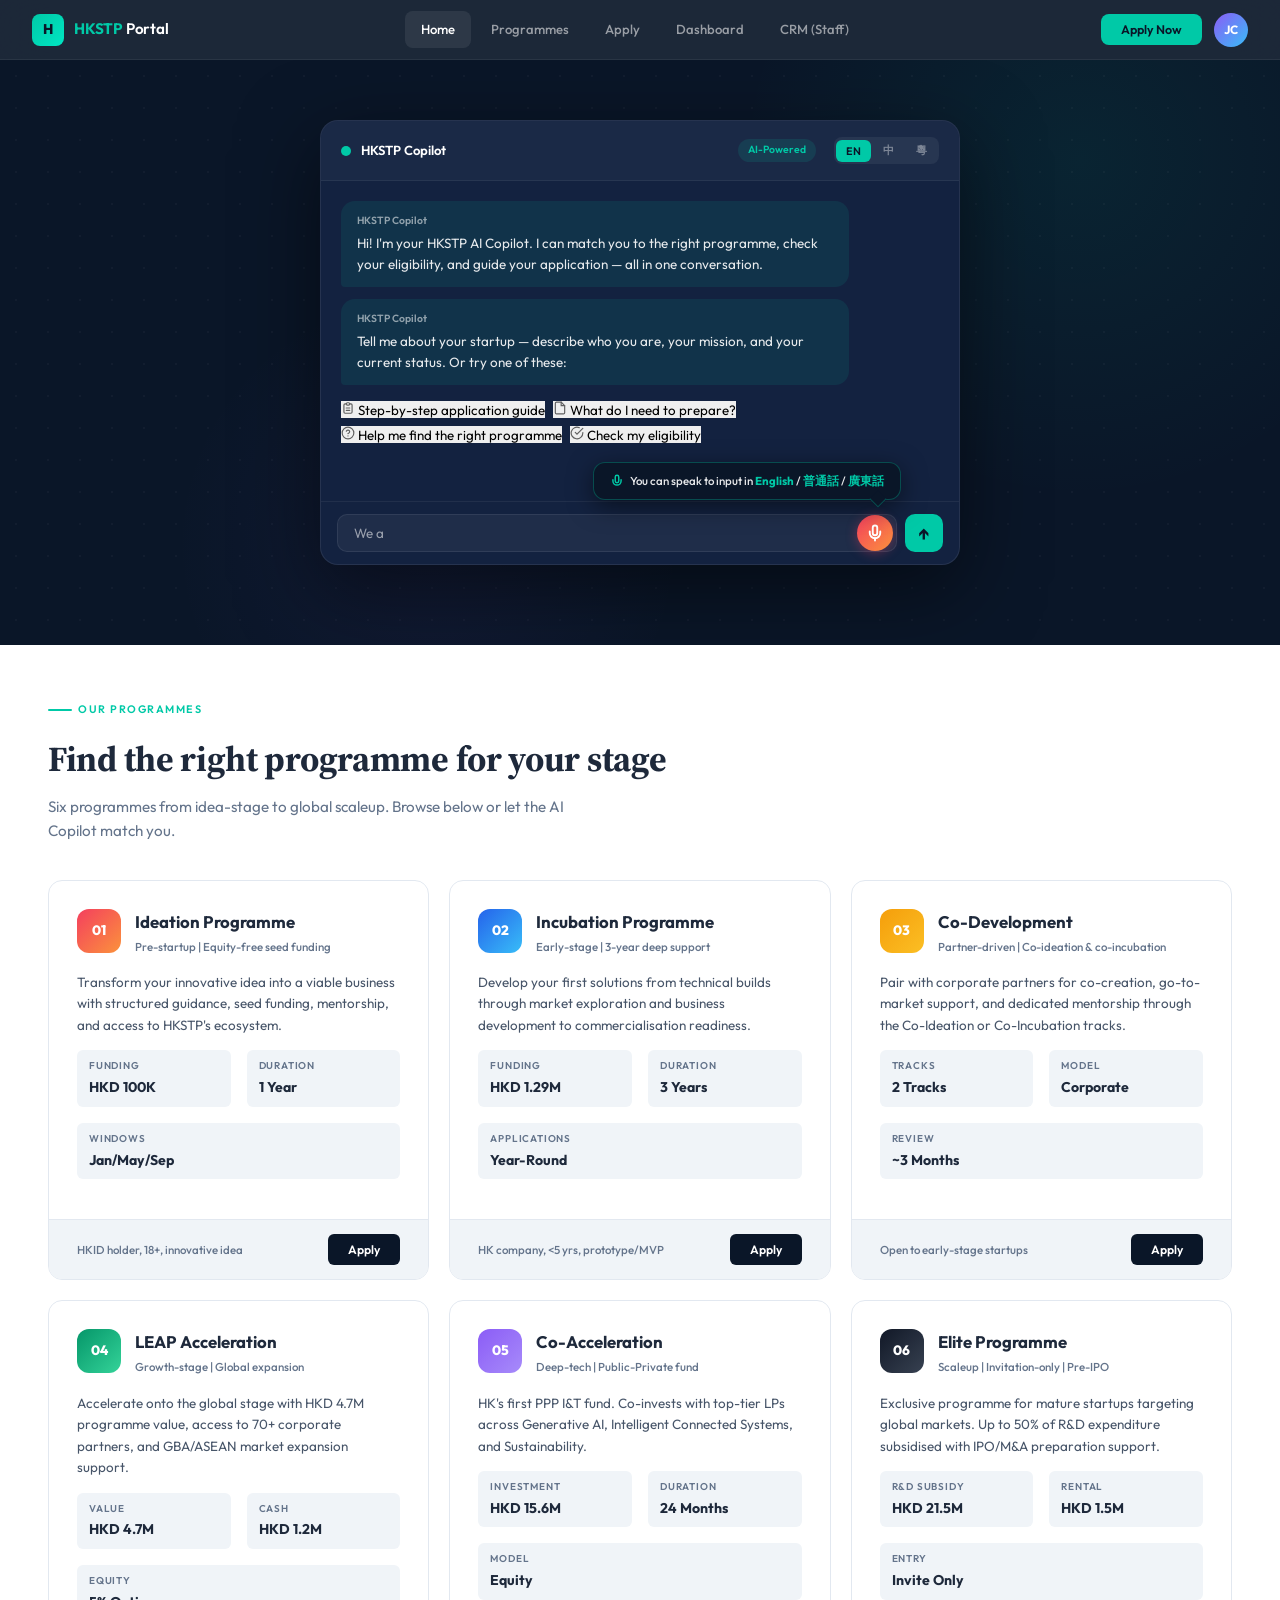
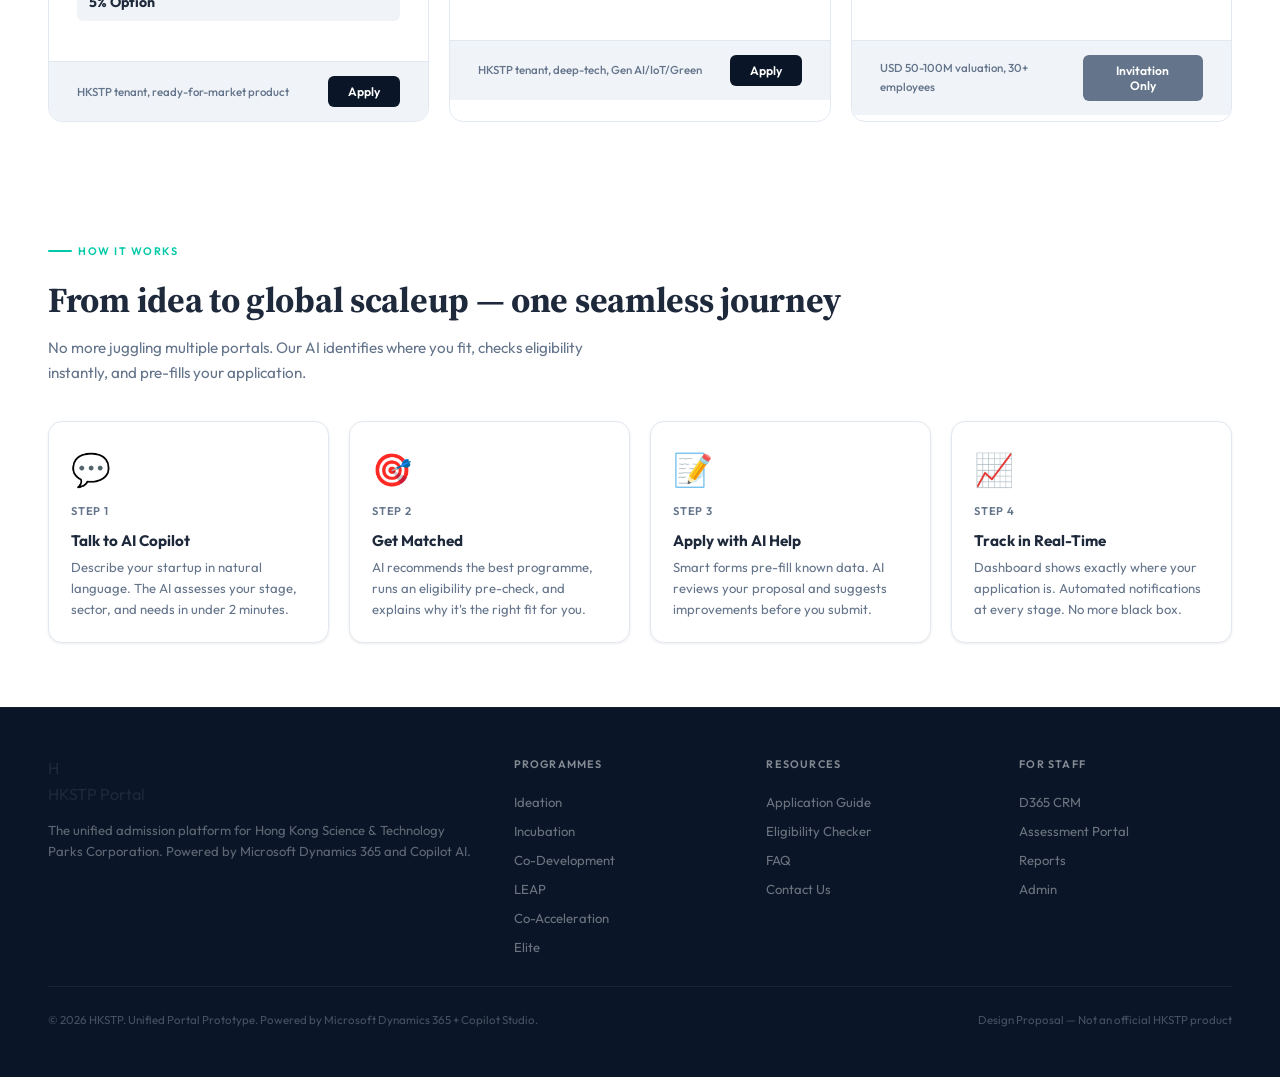
<file: 1775495323781-302102794-hkstp-unified-portal.html>
<!DOCTYPE html>
<html lang="en">
<head>
<meta charset="UTF-8">
<meta name="viewport" content="width=device-width, initial-scale=1.0">
<title>HKSTP Unified Portal — Prototype</title>
<link href="https://fonts.googleapis.com/css2?family=Outfit:wght@300;400;500;600;700;800&family=Source+Serif+4:ital,wght@0,400;0,600;0,700;1,400&display=swap" rel="stylesheet">
<style>
:root {
  --navy: #0a1628;
  --navy-mid: #132240;
  --navy-light: #1b3058;
  --teal: #00c9a7;
  --teal-dim: #00a88c;
  --teal-glow: rgba(0,201,167,.12);
  --teal-glow2: rgba(0,201,167,.06);
  --amber: #f59e0b;
  --coral: #f43f5e;
  --sky: #38bdf8;
  --violet: #8b5cf6;
  --white: #ffffff;
  --ghost: #f0f4f8;
  --ghost2: #e2e8f0;
  --slate: #64748b;
  --slate-dark: #475569;
  --text: #1e293b;
  --radius: 14px;
  --radius-sm: 8px;
  --radius-xs: 6px;
  --shadow: 0 1px 3px rgba(0,0,0,.08);
  --shadow-md: 0 4px 12px rgba(0,0,0,.1);
  --shadow-lg: 0 12px 40px rgba(0,0,0,.12);
  --font: 'Outfit', -apple-system, sans-serif;
  --serif: 'Source Serif 4', Georgia, serif;
  --transition: .25s cubic-bezier(.4,0,.2,1);
}
*{margin:0;padding:0;box-sizing:border-box;}
html{scroll-behavior:smooth;}
body{font-family:var(--font);background:var(--ghost);color:var(--text);line-height:1.6;overflow-x:hidden;}
button{font-family:var(--font);cursor:pointer;border:none;outline:none;}
input,select,textarea{font-family:var(--font);outline:none;}
a{text-decoration:none;color:inherit;}

/* ═══ GLOBAL NAV ═══ */
.topnav{
  position:fixed;top:0;left:0;right:0;z-index:1000;
  background:rgba(10,22,40,.92);
  backdrop-filter:blur(20px);
  border-bottom:1px solid rgba(255,255,255,.06);
  padding:0 32px;
  height:60px;
  display:flex;align-items:center;justify-content:space-between;
  transition:var(--transition);
}
.topnav .logo{display:flex;align-items:center;gap:10px;}
.topnav .logo-icon{
  width:32px;height:32px;border-radius:8px;
  background:linear-gradient(135deg,var(--teal),#00e6c3);
  display:flex;align-items:center;justify-content:center;
  font-weight:800;font-size:14px;color:var(--navy);
}
.topnav .logo-text{color:#fff;font-weight:600;font-size:.95rem;letter-spacing:-.2px;}
.topnav .logo-text span{color:var(--teal);font-weight:700;}
.topnav-links{display:flex;align-items:center;gap:4px;}
.topnav-links a{
  color:rgba(255,255,255,.55);font-size:.82rem;font-weight:500;
  padding:8px 16px;border-radius:8px;transition:var(--transition);
}
.topnav-links a:hover,.topnav-links a.active{color:#fff;background:rgba(255,255,255,.08);}
.topnav-right{display:flex;align-items:center;gap:12px;}
.btn-nav{
  background:var(--teal);color:var(--navy);
  font-size:.78rem;font-weight:600;
  padding:8px 20px;border-radius:8px;
  transition:var(--transition);
}
.btn-nav:hover{background:#00e6c3;transform:translateY(-1px);}
.avatar{
  width:34px;height:34px;border-radius:50%;
  background:linear-gradient(135deg,var(--violet),var(--sky));
  display:flex;align-items:center;justify-content:center;
  color:#fff;font-size:.75rem;font-weight:700;
}

/* ═══ PAGE ROUTER ═══ */
.page{display:none;min-height:100vh;padding-top:60px;}
.page.active{display:block;}

/* ═══ HERO ═══ */
.hero{
  background:var(--navy);
  position:relative;overflow:hidden;
  padding:80px 48px 100px;
}
.hero-grid{
  max-width:1200px;margin:0 auto;
  display:grid;grid-template-columns:1fr 420px;gap:48px;
  align-items:center;
}
@media(max-width:900px){.hero-grid{grid-template-columns:1fr;} .hero-right{order:-1;}}
.hero-left h1{
  font-family:var(--serif);
  font-size:clamp(2.2rem,4.8vw,3.4rem);
  font-weight:700;color:#fff;
  line-height:1.15;margin-bottom:18px;
  letter-spacing:-.5px;
}
.hero-left h1 em{color:var(--teal);font-style:italic;}
.hero-left p{color:rgba(255,255,255,.55);font-size:1.05rem;max-width:480px;margin-bottom:28px;line-height:1.7;}
.hero-stats{display:flex;gap:36px;margin-top:32px;}
.hero-stat .num{font-size:1.8rem;font-weight:800;color:var(--teal);}
.hero-stat .lab{font-size:.72rem;color:rgba(255,255,255,.4);text-transform:uppercase;letter-spacing:1px;font-weight:500;}
.hero-btns{display:flex;gap:12px;flex-wrap:wrap;}
.btn-primary{
  background:var(--teal);color:var(--navy);
  font-size:.88rem;font-weight:600;
  padding:14px 32px;border-radius:10px;
  transition:var(--transition);
  display:inline-flex;align-items:center;gap:8px;
}
.btn-primary:hover{background:#00e6c3;transform:translateY(-2px);box-shadow:0 8px 24px rgba(0,201,167,.3);}
.btn-secondary{
  background:rgba(255,255,255,.06);color:#fff;
  border:1px solid rgba(255,255,255,.12);
  font-size:.88rem;font-weight:500;
  padding:14px 28px;border-radius:10px;
  transition:var(--transition);
}
.btn-secondary:hover{background:rgba(255,255,255,.1);border-color:rgba(255,255,255,.2);}

/* Hero decorative */
.hero::before{
  content:'';position:absolute;top:-300px;right:-200px;
  width:800px;height:800px;
  background:radial-gradient(circle,rgba(0,201,167,.08),transparent 60%);
  border-radius:50%;
}
.hero::after{
  content:'';position:absolute;bottom:-200px;left:10%;
  width:600px;height:600px;
  background:radial-gradient(circle,rgba(139,92,246,.06),transparent 60%);
  border-radius:50%;
}
.hero-pattern{
  position:absolute;inset:0;
  background-image:
    radial-gradient(rgba(255,255,255,.03) 1px, transparent 1px);
  background-size:32px 32px;
  pointer-events:none;
}

/* ═══ AI CHAT WIDGET ═══ */
.chat-widget{
  background:var(--navy-mid);
  border:1px solid rgba(255,255,255,.08);
  border-radius:18px;
  overflow:hidden;
  box-shadow:0 20px 60px rgba(0,0,0,.4);
  position:relative;z-index:2;
}
.chat-header{
  padding:16px 20px;
  background:rgba(255,255,255,.03);
  border-bottom:1px solid rgba(255,255,255,.06);
  display:flex;align-items:center;gap:10px;
}
.chat-header .ai-dot{
  width:10px;height:10px;border-radius:50%;
  background:var(--teal);
  animation:glow 2s infinite;
}
@keyframes glow{0%,100%{box-shadow:0 0 4px var(--teal);}50%{box-shadow:0 0 16px var(--teal);}}
.chat-header span{color:#fff;font-size:.82rem;font-weight:600;}
.chat-header .tag{
  margin-left:auto;
  background:rgba(0,201,167,.12);color:var(--teal);
  font-size:.65rem;font-weight:600;
  padding:3px 10px;border-radius:20px;
}
.chat-body{padding:20px;height:280px;overflow-y:auto;display:flex;flex-direction:column;gap:12px;}
.chat-msg{max-width:85%;padding:12px 16px;border-radius:14px;font-size:.84rem;line-height:1.55;animation:msgIn .4s ease both;}
@keyframes msgIn{from{opacity:0;transform:translateY(8px);}to{opacity:1;transform:translateY(0);}}
.chat-msg.ai{
  background:rgba(0,201,167,.1);color:rgba(255,255,255,.9);
  border-bottom-left-radius:4px;align-self:flex-start;
}
.chat-msg.user{
  background:rgba(255,255,255,.08);color:rgba(255,255,255,.8);
  border-bottom-right-radius:4px;align-self:flex-end;
}
.chat-msg .sender{font-size:.65rem;font-weight:600;margin-bottom:4px;opacity:.6;}
.chat-input-area{
  padding:12px 16px;
  border-top:1px solid rgba(255,255,255,.06);
  display:flex;align-items:center;gap:8px;
}
.chat-input-wrap{
  flex:1;position:relative;display:flex;align-items:center;
}
.chat-input{
  width:100%;background:rgba(255,255,255,.05);
  border:1px solid rgba(255,255,255,.08);
  border-radius:10px;padding:10px 52px 10px 16px;
  color:#fff;font-size:.84rem;
  transition:var(--transition);
}
.chat-input::placeholder{color:rgba(255,255,255,.25);}
.chat-input:focus{border-color:var(--teal);background:rgba(0,201,167,.04);}
/* Language switcher in chat header */
.lang-switcher{
  display:flex;align-items:center;gap:2px;
  margin-left:8px;
  background:rgba(255,255,255,.06);
  border-radius:8px;padding:2px;
}
.lang-pill{
  font-size:.68rem;font-weight:600;
  padding:4px 10px;border-radius:6px;
  color:rgba(255,255,255,.4);
  background:transparent;border:none;
  cursor:pointer;transition:var(--transition);
  font-family:var(--font);
}
.lang-pill:hover{color:rgba(255,255,255,.7);}
.lang-pill.active{
  background:var(--teal);color:var(--navy);
}

/* Voice button — clean round icon */
.voice-btn-round{
  position:absolute;right:4px;top:50%;transform:translateY(-50%);
  width:36px;height:36px;border-radius:50%;
  background:linear-gradient(135deg,#f43f5e,#fb923c);
  color:#fff;display:flex;align-items:center;justify-content:center;
  cursor:pointer;transition:var(--transition);
  border:none;
  box-shadow:0 2px 12px rgba(244,63,94,.35);
  z-index:2;
}
.voice-btn-round:hover{transform:translateY(-50%) scale(1.1);box-shadow:0 4px 20px rgba(244,63,94,.5);}
.voice-btn-round.recording{
  background:linear-gradient(135deg,#dc2626,#f43f5e);
  animation:voicePulse 1s infinite;
}
@keyframes voicePulse{0%,100%{box-shadow:0 0 0 0 rgba(244,63,94,.5);}50%{box-shadow:0 0 0 12px rgba(244,63,94,0);}}

/* Voice hint tooltip — stays visible until dismissed */
.voice-hint{
  position:absolute;bottom:calc(100% + 14px);right:-4px;
  background:var(--navy);color:rgba(255,255,255,.9);
  font-size:.72rem;font-weight:500;line-height:1.4;
  padding:10px 16px;border-radius:12px;
  white-space:nowrap;
  box-shadow:0 6px 24px rgba(0,0,0,.5);
  border:1px solid rgba(0,201,167,.3);
  z-index:20;
  pointer-events:none;
  opacity:0;
  transform:translateY(6px);
  animation:hintEnter .4s ease 2s forwards, hintBob 2.5s ease-in-out 2.5s infinite;
}
.voice-hint.hidden{
  animation:hintExit .3s ease forwards !important;
}
.voice-hint strong{color:var(--teal);font-weight:700;}
.voice-hint-arrow{
  position:absolute;bottom:-6px;right:16px;
  width:12px;height:12px;
  background:var(--navy);
  border-right:1px solid rgba(0,201,167,.3);
  border-bottom:1px solid rgba(0,201,167,.3);
  transform:rotate(45deg);
}
@keyframes hintEnter{
  to{opacity:1;transform:translateY(0);}
}
@keyframes hintBob{
  0%,100%{transform:translateY(0);}
  50%{transform:translateY(-4px);}
}
@keyframes hintExit{
  to{opacity:0;transform:translateY(6px);}
}
  45%{transform:translateY(-2px);}
  50%{transform:translateY(0);}
  85%{opacity:1;transform:translateY(0);}
  100%{opacity:0;transform:translateY(6px);}
}
/* CTA quick-prompt chips */
.cta-chip{
  background:rgba(0,201,167,.08);
  border:1px solid rgba(0,201,167,.18);
  color:rgba(255,255,255,.85);
  font-size:.74rem;font-weight:500;font-family:var(--font);
  padding:8px 14px;border-radius:10px;
  cursor:pointer;transition:var(--transition);
  white-space:nowrap;
  display:inline-flex;align-items:center;gap:7px;
}
.cta-chip:hover{background:rgba(0,201,167,.2);border-color:var(--teal);color:#fff;transform:translateY(-1px);}
/* Voice dropdown */
.voice-dropdown{
  position:absolute;bottom:calc(100% + 8px);right:0;
  background:var(--navy-mid);border:1px solid rgba(255,255,255,.1);
  border-radius:12px;padding:8px;min-width:200px;
  box-shadow:0 12px 32px rgba(0,0,0,.4);
  display:none;z-index:10;
}
.voice-dropdown.open{display:block;animation:slideUp .2s ease;}
.voice-lang{
  display:flex;align-items:center;gap:10px;
  padding:10px 14px;border-radius:8px;cursor:pointer;
  transition:var(--transition);
}
.voice-lang:hover{background:rgba(255,255,255,.06);}
.voice-lang.active{background:rgba(0,201,167,.1);}
.voice-lang .lang-flag{font-size:1.2rem;}
.voice-lang .lang-name{color:#fff;font-size:.82rem;font-weight:500;}
.voice-lang .lang-sub{color:rgba(255,255,255,.35);font-size:.68rem;}
.voice-lang .lang-check{margin-left:auto;color:var(--teal);font-size:.8rem;display:none;}
.voice-lang.active .lang-check{display:block;}
.voice-status{
  display:none;align-items:center;gap:8px;
  padding:8px 16px;margin:0 16px 8px;
  background:rgba(244,63,94,.08);border:1px solid rgba(244,63,94,.15);
  border-radius:8px;
}
.voice-status.active{display:flex;}
.voice-status .vs-dot{width:8px;height:8px;border-radius:50%;background:#f43f5e;animation:voicePulse 1s infinite;}
.voice-status .vs-text{color:rgba(255,255,255,.6);font-size:.76rem;}
.voice-status .vs-wave{display:flex;gap:2px;align-items:center;margin-left:auto;}
.voice-status .vs-bar{width:3px;border-radius:2px;background:var(--coral);animation:waveBar .5s ease infinite alternate;}
.voice-status .vs-bar:nth-child(1){height:8px;animation-delay:0s;}
.voice-status .vs-bar:nth-child(2){height:14px;animation-delay:.1s;}
.voice-status .vs-bar:nth-child(3){height:10px;animation-delay:.2s;}
.voice-status .vs-bar:nth-child(4){height:16px;animation-delay:.15s;}
.voice-status .vs-bar:nth-child(5){height:8px;animation-delay:.05s;}
@keyframes waveBar{from{height:4px;}to{height:18px;}}
.chat-send{
  width:38px;height:38px;border-radius:10px;
  background:var(--teal);color:var(--navy);
  display:flex;align-items:center;justify-content:center;
  font-size:1.1rem;font-weight:700;
  transition:var(--transition);flex-shrink:0;
}
.chat-send:hover{background:#00e6c3;}
/* Typing cursor animation */
.typing-cursor{
  display:inline-block;width:2px;height:1em;
  background:var(--teal);margin-left:1px;
  animation:blink .6s step-end infinite;
  vertical-align:text-bottom;
}
@keyframes blink{0%,100%{opacity:1;}50%{opacity:0;}}

/* Quick option pills */
.chat-options{display:flex;gap:6px;flex-wrap:wrap;margin-top:4px;}
.chat-pill{
  background:rgba(255,255,255,.06);
  border:1px solid rgba(255,255,255,.1);
  color:rgba(255,255,255,.7);
  font-size:.72rem;font-weight:500;
  padding:6px 14px;border-radius:20px;
  cursor:pointer;transition:var(--transition);
}
.chat-pill:hover{background:rgba(0,201,167,.1);border-color:var(--teal);color:var(--teal);}

/* ═══ PROGRAMMES SECTION ═══ */
.section{padding:64px 48px;}
@media(max-width:700px){.section{padding:40px 20px;}}
.section-inner{max-width:1200px;margin:0 auto;}
.section-label{
  display:inline-flex;align-items:center;gap:6px;
  font-size:.68rem;font-weight:600;text-transform:uppercase;
  letter-spacing:1.5px;color:var(--teal);margin-bottom:12px;
}
.section-label .line{width:24px;height:2px;background:var(--teal);border-radius:2px;}
.section h2{
  font-family:var(--serif);font-size:clamp(1.6rem,3vw,2.2rem);
  font-weight:700;margin-bottom:8px;letter-spacing:-.3px;
}
.section .lead{font-size:.95rem;color:var(--slate);max-width:560px;margin-bottom:36px;}

/* Programme cards */
.prog-grid{display:grid;grid-template-columns:repeat(auto-fill,minmax(340px,1fr));gap:20px;}
.prog-card{
  background:var(--white);border:1px solid var(--ghost2);
  border-radius:var(--radius);overflow:hidden;
  transition:var(--transition);position:relative;
}
.prog-card:hover{box-shadow:var(--shadow-lg);transform:translateY(-4px);border-color:transparent;}
.prog-card-top{padding:28px 28px 0;display:flex;align-items:flex-start;gap:14px;}
.prog-card-icon{
  width:44px;height:44px;border-radius:12px;flex-shrink:0;
  display:flex;align-items:center;justify-content:center;
  font-weight:800;font-size:.85rem;color:#fff;
}
.prog-card-top h3{font-size:1.05rem;font-weight:700;margin-bottom:2px;}
.prog-card-top .stage{font-size:.72rem;color:var(--slate);font-weight:500;}
.prog-card-body{padding:16px 28px 24px;}
.prog-card-body p{font-size:.84rem;color:var(--slate-dark);margin-bottom:14px;line-height:1.6;}
.prog-card-meta{display:flex;gap:16px;flex-wrap:wrap;margin-bottom:16px;}
.prog-card-meta .meta{
  background:var(--ghost);border-radius:var(--radius-xs);
  padding:8px 12px;flex:1;min-width:120px;
}
.prog-card-meta .meta .m-label{font-size:.62rem;text-transform:uppercase;letter-spacing:.8px;color:var(--slate);font-weight:600;}
.prog-card-meta .meta .m-val{font-size:.88rem;font-weight:700;margin-top:2px;}
.prog-card-footer{
  padding:14px 28px;
  background:var(--ghost);
  border-top:1px solid var(--ghost2);
  display:flex;align-items:center;justify-content:space-between;
}
.prog-card-footer .eligibility{font-size:.72rem;color:var(--slate);font-weight:500;}
.btn-apply{
  background:var(--navy);color:#fff;
  font-size:.76rem;font-weight:600;
  padding:8px 20px;border-radius:var(--radius-xs);
  transition:var(--transition);
}
.btn-apply:hover{background:var(--navy-light);}

/* ═══ APPLICATION PAGE ═══ */
.app-container{
  max-width:800px;margin:0 auto;padding:40px 48px 80px;
}
.app-stepper{
  display:flex;align-items:center;gap:0;margin-bottom:40px;
  position:relative;
}
.step{
  flex:1;display:flex;flex-direction:column;align-items:center;
  position:relative;z-index:2;
}
.step-dot{
  width:36px;height:36px;border-radius:50%;
  background:var(--ghost2);color:var(--slate);
  display:flex;align-items:center;justify-content:center;
  font-size:.78rem;font-weight:700;
  margin-bottom:8px;transition:var(--transition);
}
.step.active .step-dot{background:var(--teal);color:var(--navy);}
.step.done .step-dot{background:var(--navy);color:#fff;}
.step-label{font-size:.68rem;font-weight:500;color:var(--slate);text-align:center;}
.step.active .step-label{color:var(--text);font-weight:600;}
.step-line{
  position:absolute;top:18px;left:0;right:0;height:2px;
  background:var(--ghost2);z-index:1;
}
.step-line-fill{
  height:100%;background:var(--navy);
  transition:width .5s ease;
}

/* Form */
.form-section{
  background:var(--white);border:1px solid var(--ghost2);
  border-radius:var(--radius);padding:32px;
  margin-bottom:20px;box-shadow:var(--shadow);
}
.form-section h3{font-size:1.05rem;font-weight:700;margin-bottom:4px;}
.form-section .fs-desc{font-size:.84rem;color:var(--slate);margin-bottom:20px;}
.form-row{display:grid;grid-template-columns:1fr 1fr;gap:16px;margin-bottom:16px;}
@media(max-width:600px){.form-row{grid-template-columns:1fr;}}
.form-group{display:flex;flex-direction:column;gap:6px;}
.form-group label{font-size:.76rem;font-weight:600;color:var(--slate-dark);}
.form-group input,.form-group select,.form-group textarea{
  background:var(--ghost);border:1.5px solid var(--ghost2);
  border-radius:var(--radius-sm);padding:12px 16px;
  font-size:.88rem;color:var(--text);
  transition:var(--transition);
}
.form-group input:focus,.form-group select:focus,.form-group textarea:focus{
  border-color:var(--teal);background:#fff;
  box-shadow:0 0 0 3px var(--teal-glow);
}
.form-group textarea{resize:vertical;min-height:100px;}
.form-group .prefilled{
  background:var(--teal-glow2);border-color:var(--teal);
  position:relative;
}
.ai-badge{
  display:inline-flex;align-items:center;gap:4px;
  font-size:.62rem;font-weight:600;color:var(--teal);
  background:var(--teal-glow);padding:2px 8px;border-radius:10px;
}
.form-actions{display:flex;gap:12px;justify-content:flex-end;margin-top:24px;}
.btn-outline{
  background:transparent;color:var(--text);
  border:1.5px solid var(--ghost2);
  font-size:.84rem;font-weight:500;
  padding:12px 28px;border-radius:var(--radius-sm);
  transition:var(--transition);
}
.btn-outline:hover{border-color:var(--slate);background:var(--ghost);}
.btn-solid{
  background:var(--navy);color:#fff;
  font-size:.84rem;font-weight:600;
  padding:12px 32px;border-radius:var(--radius-sm);
  transition:var(--transition);
}
.btn-solid:hover{background:var(--navy-light);}

/* ═══ DASHBOARD ═══ */
.dash{
  max-width:1200px;margin:0 auto;padding:32px 48px 80px;
}
.dash-header{
  display:flex;align-items:center;justify-content:space-between;
  margin-bottom:32px;flex-wrap:wrap;gap:16px;
}
.dash-header h2{font-size:1.4rem;font-weight:700;}
.dash-header .greeting{font-size:.88rem;color:var(--slate);}
.dash-stats{display:grid;grid-template-columns:repeat(4,1fr);gap:16px;margin-bottom:32px;}
@media(max-width:800px){.dash-stats{grid-template-columns:repeat(2,1fr);}}
.stat-card{
  background:var(--white);border:1px solid var(--ghost2);
  border-radius:var(--radius);padding:22px;
  box-shadow:var(--shadow);
}
.stat-card .s-label{font-size:.7rem;text-transform:uppercase;letter-spacing:.8px;color:var(--slate);font-weight:600;}
.stat-card .s-value{font-size:1.7rem;font-weight:800;margin-top:4px;}
.stat-card .s-change{font-size:.72rem;font-weight:500;margin-top:4px;}
.stat-card .s-change.up{color:var(--teal);}

/* Application pipeline */
.pipeline{
  background:var(--white);border:1px solid var(--ghost2);
  border-radius:var(--radius);overflow:hidden;
  box-shadow:var(--shadow);margin-bottom:24px;
}
.pipeline-header{
  padding:20px 24px;border-bottom:1px solid var(--ghost2);
  display:flex;align-items:center;justify-content:space-between;
}
.pipeline-header h3{font-size:.95rem;font-weight:700;}
.pipeline-body{overflow-x:auto;}
.pipeline-table{width:100%;border-collapse:collapse;min-width:700px;}
.pipeline-table th{
  padding:12px 18px;text-align:left;
  font-size:.68rem;text-transform:uppercase;letter-spacing:.7px;
  color:var(--slate);font-weight:600;
  background:var(--ghost);border-bottom:1px solid var(--ghost2);
}
.pipeline-table td{
  padding:14px 18px;border-bottom:1px solid var(--ghost2);
  font-size:.84rem;vertical-align:middle;
}
.pipeline-table tbody tr{transition:var(--transition);}
.pipeline-table tbody tr:hover{background:var(--teal-glow2);}
.status-badge{
  display:inline-flex;align-items:center;gap:5px;
  font-size:.72rem;font-weight:600;
  padding:4px 12px;border-radius:20px;
}
.status-badge .dot{width:6px;height:6px;border-radius:50%;}
.status-review{background:#fef3c7;color:#92400e;}.status-review .dot{background:#f59e0b;}
.status-approved{background:#d1fae5;color:#065f46;}.status-approved .dot{background:#059669;}
.status-panel{background:#dbeafe;color:#1e40af;}.status-panel .dot{background:#2563eb;}
.status-draft{background:#f1f5f9;color:#475569;}.status-draft .dot{background:#94a3b8;}

/* D365 CRM section */
.crm-section{
  background:linear-gradient(135deg,#0a1628 0%,#132240 100%);
  border-radius:var(--radius);padding:32px;
  margin-bottom:24px;color:#fff;
}
.crm-section h3{font-size:1.1rem;font-weight:700;margin-bottom:4px;}
.crm-section .crm-sub{font-size:.84rem;color:rgba(255,255,255,.5);margin-bottom:20px;}
.crm-grid{display:grid;grid-template-columns:repeat(auto-fill,minmax(200px,1fr));gap:12px;}
.crm-tile{
  background:rgba(255,255,255,.04);
  border:1px solid rgba(255,255,255,.08);
  border-radius:var(--radius-sm);padding:18px;
  transition:var(--transition);
}
.crm-tile:hover{background:rgba(0,201,167,.06);border-color:rgba(0,201,167,.2);}
.crm-tile .ct-icon{font-size:1.4rem;margin-bottom:8px;}
.crm-tile h4{font-size:.82rem;font-weight:600;margin-bottom:4px;}
.crm-tile p{font-size:.72rem;color:rgba(255,255,255,.4);line-height:1.5;}
.ms-tag{
  display:inline-flex;align-items:center;gap:5px;
  background:rgba(0,120,212,.15);color:#60a5fa;
  font-size:.62rem;font-weight:600;
  padding:3px 10px;border-radius:12px;margin-top:8px;
}

/* ═══ PINNED COPILOT (scroll-shrink) ═══ */
#copilot-wrapper{
  position:relative;z-index:2;
  transition:all .45s cubic-bezier(.4,0,.2,1);
}
#copilot-wrapper.pinned{
  position:fixed !important;
  bottom:28px;right:28px;
  z-index:999;
  width:380px;
}
#copilot-wrapper.pinned .chat-widget{
  box-shadow:0 16px 48px rgba(0,0,0,.5) !important;
}
#copilot-wrapper.pinned .chat-body{
  height:280px !important;
}
#copilot-wrapper.pinned .hero-cta-prompts{
  display:none !important;
}
/* Minimised pill state — chat collapsed to a bar */
#copilot-wrapper.pinned.minimised .chat-widget{
  border-radius:28px;overflow:hidden;cursor:pointer;
}
#copilot-wrapper.pinned.minimised .chat-body,
#copilot-wrapper.pinned.minimised .chat-input-area,
#copilot-wrapper.pinned.minimised .voice-status,
#copilot-wrapper.pinned.minimised .voice-hint{
  display:none !important;
}
#copilot-wrapper.pinned.minimised .chat-header{
  padding:12px 18px;
}
#copilot-wrapper.pinned.minimised .chat-header::after{
  content:'\25B2';
  font-size:.55rem;color:rgba(255,255,255,.35);
  margin-left:auto;
  transition:var(--transition);
}
#copilot-wrapper.pinned:not(.minimised) .chat-header::after{
  content:'\25BC';
  font-size:.55rem;color:rgba(255,255,255,.35);
  margin-left:auto;
  cursor:pointer;
}
/* Un-pin back to hero */
#copilot-wrapper.in-hero{
  position:relative !important;
  width:100%;bottom:auto;right:auto;
}
@keyframes slideUp{from{opacity:0;transform:translateY(16px);}to{opacity:1;transform:translateY(0);}}

/* ═══ FOOTER ═══ */
.site-footer{
  background:var(--navy);padding:48px;
  border-top:1px solid rgba(255,255,255,.04);
}
.footer-inner{
  max-width:1200px;margin:0 auto;
  display:grid;grid-template-columns:2fr 1fr 1fr 1fr;gap:40px;
}
@media(max-width:800px){.footer-inner{grid-template-columns:1fr 1fr;}}
.footer-brand p{color:rgba(255,255,255,.35);font-size:.82rem;margin-top:12px;line-height:1.6;}
.footer-col h4{color:rgba(255,255,255,.5);font-size:.68rem;text-transform:uppercase;letter-spacing:1.2px;font-weight:600;margin-bottom:14px;}
.footer-col a{display:block;color:rgba(255,255,255,.4);font-size:.82rem;padding:4px 0;transition:var(--transition);}
.footer-col a:hover{color:var(--teal);}
.footer-bottom{
  max-width:1200px;margin:24px auto 0;padding-top:24px;
  border-top:1px solid rgba(255,255,255,.06);
  display:flex;justify-content:space-between;align-items:center;
}
.footer-bottom p{color:rgba(255,255,255,.25);font-size:.72rem;}

/* ═══ ANIMATIONS ═══ */
@keyframes fadeIn{from{opacity:0;transform:translateY(20px);}to{opacity:1;transform:translateY(0);}}
.anim{animation:fadeIn .6s ease both;}
.anim-d1{animation-delay:.1s;}.anim-d2{animation-delay:.2s;}.anim-d3{animation-delay:.3s;}.anim-d4{animation-delay:.4s;}.anim-d5{animation-delay:.5s;}.anim-d6{animation-delay:.6s;}

/* ═══ RESPONSIVE ═══ */
@media(max-width:700px){
  .hero{padding:48px 20px 60px;}
  .topnav{padding:0 16px;}
  .topnav-links{display:none;}
  .app-container{padding:32px 20px 60px;}
  .dash{padding:24px 16px 60px;}
  .prog-grid{grid-template-columns:1fr;}
  .section{padding:40px 20px;}
}
</style>
</head>
<body>

<!-- ═══════════ NAVIGATION ═══════════ -->
<nav class="topnav">
  <div class="logo">
    <div class="logo-icon">H</div>
    <div class="logo-text"><span>HKSTP</span> Portal</div>
  </div>
  <div class="topnav-links">
    <a href="#" class="active" onclick="showPage('home')">Home</a>
    <a href="#" onclick="showPage('programmes')">Programmes</a>
    <a href="#" onclick="showPage('apply')">Apply</a>
    <a href="#" onclick="showPage('dashboard')">Dashboard</a>
    <a href="#" onclick="showPage('crm')">CRM (Staff)</a>
  </div>
  <div class="topnav-right">
    <button class="btn-nav" onclick="showPage('apply')">Apply Now</button>
    <div class="avatar">JC</div>
  </div>
</nav>

<!-- ═══════════ PAGE: HOME ═══════════ -->
<div id="page-home" class="page active">

  <!-- HERO — AI Copilot Chat (scrolls to pinned bottom-right) -->
  <section class="hero" id="hero-section" style="padding:60px 48px 80px;">
    <div class="hero-pattern"></div>
    <div style="max-width:640px;margin:0 auto;position:relative;z-index:2;">
      <!-- This wrapper gets repositioned by scroll JS -->
      <div id="copilot-wrapper" class="anim in-hero">
        <div class="chat-widget" id="hero-chat" style="box-shadow:0 24px 80px rgba(0,0,0,.5);" onclick="expandCopilot()">
          <div class="chat-header">
            <div class="ai-dot"></div>
            <span>HKSTP Copilot</span>
            <div class="tag">AI-Powered</div>
            <!-- Language switcher for copilot messages -->
            <div class="lang-switcher" id="lang-switcher">
              <button class="lang-pill active" data-lang="en" onclick="event.stopPropagation();switchCopilotLang('en',this)">EN</button>
              <button class="lang-pill" data-lang="zh" onclick="event.stopPropagation();switchCopilotLang('zh',this)">中</button>
              <button class="lang-pill" data-lang="yue" onclick="event.stopPropagation();switchCopilotLang('yue',this)">粵</button>
            </div>
          </div>
          <div class="chat-body" id="hero-chat-body" style="height:320px;">
            <!-- AI introduction message -->
            <div class="chat-msg ai" style="animation-delay:.2s;">
              <div class="sender">HKSTP Copilot</div>
              Hi! I'm your HKSTP AI Copilot. I can match you to the right programme, check your eligibility, and guide your application — all in one conversation.
            </div>
            <div class="chat-msg ai" style="animation-delay:.6s;">
              <div class="sender">HKSTP Copilot</div>
              Tell me about your startup — describe who you are, your mission, and your current status. Or try one of these:
            </div>
            <!-- Call-to-action quick prompts -->
            <div class="hero-cta-prompts" style="display:flex;flex-wrap:wrap;gap:8px;padding:4px 0;animation:msgIn .4s ease .9s both;">
              <button class="cta-chip" onclick="event.stopPropagation();fillPrompt('Walk me through the application process step by step')">
                <svg width="14" height="14" viewBox="0 0 24 24" fill="none" stroke="currentColor" stroke-width="2" stroke-linecap="round" style="flex-shrink:0;opacity:.6;"><path d="M9 5H7a2 2 0 0 0-2 2v12a2 2 0 0 0 2 2h10a2 2 0 0 0 2-2V7a2 2 0 0 0-2-2h-2"/><path d="M9 5a2 2 0 0 1 2-2h2a2 2 0 0 1 2 2v0a2 2 0 0 1-2 2h-2a2 2 0 0 1-2-2Z"/><path d="M9 12h6M9 16h6"/></svg>
                Step-by-step application guide
              </button>
              <button class="cta-chip" onclick="event.stopPropagation();fillPrompt('What documents and materials do I need to prepare for my application?')">
                <svg width="14" height="14" viewBox="0 0 24 24" fill="none" stroke="currentColor" stroke-width="2" stroke-linecap="round" style="flex-shrink:0;opacity:.6;"><path d="M14 2H6a2 2 0 0 0-2 2v16a2 2 0 0 0 2 2h12a2 2 0 0 0 2-2V8Z"/><path d="M14 2v6h6"/></svg>
                What do I need to prepare?
              </button>
              <button class="cta-chip" onclick="event.stopPropagation();fillPrompt('Which programme is the best fit for my startup?')">
                <svg width="14" height="14" viewBox="0 0 24 24" fill="none" stroke="currentColor" stroke-width="2" stroke-linecap="round" style="flex-shrink:0;opacity:.6;"><circle cx="12" cy="12" r="10"/><path d="M9.09 9a3 3 0 0 1 5.83 1c0 2-3 3-3 3"/><path d="M12 17h.01"/></svg>
                Help me find the right programme
              </button>
              <button class="cta-chip" onclick="event.stopPropagation();fillPrompt('What are the eligibility requirements and how do I check if I qualify?')">
                <svg width="14" height="14" viewBox="0 0 24 24" fill="none" stroke="currentColor" stroke-width="2" stroke-linecap="round" style="flex-shrink:0;opacity:.6;"><path d="M22 11.08V12a10 10 0 1 1-5.93-9.14"/><path d="M22 4 12 14.01l-3-3"/></svg>
                Check my eligibility
              </button>
            </div>
          </div>
          <!-- Voice recording status bar -->
          <div class="voice-status" id="voice-status">
            <div class="vs-dot"></div>
            <div class="vs-text" id="voice-status-text">Listening in English...</div>
            <div class="vs-wave"><div class="vs-bar"></div><div class="vs-bar"></div><div class="vs-bar"></div><div class="vs-bar"></div><div class="vs-bar"></div></div>
          </div>
          <div class="chat-input-area">
            <div class="chat-input-wrap">
              <input class="chat-input" placeholder="We are... Our mission is... Our status is..." id="hero-chat-input" onkeydown="if(event.key==='Enter')sendChat()" onfocus="stopTypingDemo()" onclick="event.stopPropagation()">
              <!-- Voice mode button -->
              <button class="voice-btn-round" id="voice-btn" onclick="event.stopPropagation();startVoiceRecording()" title="Speak to input">
                <svg width="18" height="18" viewBox="0 0 24 24" fill="none" stroke="currentColor" stroke-width="2.5" stroke-linecap="round" stroke-linejoin="round"><path d="M12 2a3 3 0 0 0-3 3v7a3 3 0 0 0 6 0V5a3 3 0 0 0-3-3Z"/><path d="M19 10v2a7 7 0 0 1-14 0v-2"/><line x1="12" y1="19" x2="12" y2="22"/></svg>
              </button>
              <!-- Tooltip hint popup pointing at mic button -->
              <div class="voice-hint" id="voice-hint">
                <div class="voice-hint-arrow"></div>
                <div style="display:flex;align-items:center;gap:6px;">
                  <svg width="14" height="14" viewBox="0 0 24 24" fill="none" stroke="var(--teal)" stroke-width="2.5" stroke-linecap="round" style="flex-shrink:0;"><path d="M12 2a3 3 0 0 0-3 3v7a3 3 0 0 0 6 0V5a3 3 0 0 0-3-3Z"/><path d="M19 10v2a7 7 0 0 1-14 0v-2"/></svg>
                  <span>You can speak to input in <strong>English</strong> / <strong>&#26222;&#36890;&#35441;</strong> / <strong>&#24291;&#26481;&#35441;</strong></span>
                </div>
              </div>
            </div>
            <button class="chat-send" onclick="event.stopPropagation();sendChat()">&#8593;</button>
          </div>
        </div>
      </div>
    </div>
  </section>

  <!-- PROGRAMMES ON HOME PAGE -->
  <section class="section" style="background:#fff;padding-top:48px;padding-bottom:48px;">
    <div class="section-inner">
      <div class="section-label"><span class="line"></span>Our Programmes</div>
      <h2>Find the right programme for your stage</h2>
      <p class="lead">Six programmes from idea-stage to global scaleup. Browse below or let the AI Copilot match you.</p>
      <div class="prog-grid">
        <div class="prog-card anim">
          <div class="prog-card-top">
            <div class="prog-card-icon" style="background:linear-gradient(135deg,#f43f5e,#fb923c);">01</div>
            <div><h3>Ideation Programme</h3><div class="stage">Pre-startup | Equity-free seed funding</div></div>
          </div>
          <div class="prog-card-body">
            <p>Transform your innovative idea into a viable business with structured guidance, seed funding, mentorship, and access to HKSTP's ecosystem.</p>
            <div class="prog-card-meta">
              <div class="meta"><div class="m-label">Funding</div><div class="m-val">HKD 100K</div></div>
              <div class="meta"><div class="m-label">Duration</div><div class="m-val">1 Year</div></div>
              <div class="meta"><div class="m-label">Windows</div><div class="m-val">Jan/May/Sep</div></div>
            </div>
          </div>
          <div class="prog-card-footer">
            <div class="eligibility">HKID holder, 18+, innovative idea</div>
            <button class="btn-apply" onclick="startApplication('ideation')">Apply</button>
          </div>
        </div>
        <div class="prog-card anim anim-d1">
          <div class="prog-card-top">
            <div class="prog-card-icon" style="background:linear-gradient(135deg,#2563eb,#38bdf8);">02</div>
            <div><h3>Incubation Programme</h3><div class="stage">Early-stage | 3-year deep support</div></div>
          </div>
          <div class="prog-card-body">
            <p>Develop your first solutions from technical builds through market exploration and business development to commercialisation readiness.</p>
            <div class="prog-card-meta">
              <div class="meta"><div class="m-label">Funding</div><div class="m-val">HKD 1.29M</div></div>
              <div class="meta"><div class="m-label">Duration</div><div class="m-val">3 Years</div></div>
              <div class="meta"><div class="m-label">Applications</div><div class="m-val">Year-Round</div></div>
            </div>
          </div>
          <div class="prog-card-footer">
            <div class="eligibility">HK company, &lt;5 yrs, prototype/MVP</div>
            <button class="btn-apply" onclick="startApplication('incubation')">Apply</button>
          </div>
        </div>
        <div class="prog-card anim anim-d2">
          <div class="prog-card-top">
            <div class="prog-card-icon" style="background:linear-gradient(135deg,#f59e0b,#fbbf24);">03</div>
            <div><h3>Co-Development</h3><div class="stage">Partner-driven | Co-ideation & co-incubation</div></div>
          </div>
          <div class="prog-card-body">
            <p>Pair with corporate partners for co-creation, go-to-market support, and dedicated mentorship through the Co-Ideation or Co-Incubation tracks.</p>
            <div class="prog-card-meta">
              <div class="meta"><div class="m-label">Tracks</div><div class="m-val">2 Tracks</div></div>
              <div class="meta"><div class="m-label">Model</div><div class="m-val">Corporate</div></div>
              <div class="meta"><div class="m-label">Review</div><div class="m-val">~3 Months</div></div>
            </div>
          </div>
          <div class="prog-card-footer">
            <div class="eligibility">Open to early-stage startups</div>
            <button class="btn-apply" onclick="startApplication('codev')">Apply</button>
          </div>
        </div>
        <div class="prog-card anim anim-d3">
          <div class="prog-card-top">
            <div class="prog-card-icon" style="background:linear-gradient(135deg,#059669,#34d399);">04</div>
            <div><h3>LEAP Acceleration</h3><div class="stage">Growth-stage | Global expansion</div></div>
          </div>
          <div class="prog-card-body">
            <p>Accelerate onto the global stage with HKD 4.7M programme value, access to 70+ corporate partners, and GBA/ASEAN market expansion support.</p>
            <div class="prog-card-meta">
              <div class="meta"><div class="m-label">Value</div><div class="m-val">HKD 4.7M</div></div>
              <div class="meta"><div class="m-label">Cash</div><div class="m-val">HKD 1.2M</div></div>
              <div class="meta"><div class="m-label">Equity</div><div class="m-val">5% Option</div></div>
            </div>
          </div>
          <div class="prog-card-footer">
            <div class="eligibility">HKSTP tenant, ready-for-market product</div>
            <button class="btn-apply" onclick="startApplication('leap')">Apply</button>
          </div>
        </div>
        <div class="prog-card anim anim-d4">
          <div class="prog-card-top">
            <div class="prog-card-icon" style="background:linear-gradient(135deg,#8b5cf6,#a78bfa);">05</div>
            <div><h3>Co-Acceleration</h3><div class="stage">Deep-tech | Public-Private fund</div></div>
          </div>
          <div class="prog-card-body">
            <p>HK's first PPP I&T fund. Co-invests with top-tier LPs across Generative AI, Intelligent Connected Systems, and Sustainability.</p>
            <div class="prog-card-meta">
              <div class="meta"><div class="m-label">Investment</div><div class="m-val">HKD 15.6M</div></div>
              <div class="meta"><div class="m-label">Duration</div><div class="m-val">24 Months</div></div>
              <div class="meta"><div class="m-label">Model</div><div class="m-val">Equity</div></div>
            </div>
          </div>
          <div class="prog-card-footer">
            <div class="eligibility">HKSTP tenant, deep-tech, Gen AI/IoT/Green</div>
            <button class="btn-apply" onclick="startApplication('coaccel')">Apply</button>
          </div>
        </div>
        <div class="prog-card anim anim-d5">
          <div class="prog-card-top">
            <div class="prog-card-icon" style="background:linear-gradient(135deg,#111827,#374151);">06</div>
            <div><h3>Elite Programme</h3><div class="stage">Scaleup | Invitation-only | Pre-IPO</div></div>
          </div>
          <div class="prog-card-body">
            <p>Exclusive programme for mature startups targeting global markets. Up to 50% of R&D expenditure subsidised with IPO/M&A preparation support.</p>
            <div class="prog-card-meta">
              <div class="meta"><div class="m-label">R&D Subsidy</div><div class="m-val">HKD 21.5M</div></div>
              <div class="meta"><div class="m-label">Rental</div><div class="m-val">HKD 1.5M</div></div>
              <div class="meta"><div class="m-label">Entry</div><div class="m-val">Invite Only</div></div>
            </div>
          </div>
          <div class="prog-card-footer">
            <div class="eligibility">USD 50-100M valuation, 30+ employees</div>
            <button class="btn-apply" style="background:var(--slate);cursor:not-allowed;">Invitation Only</button>
          </div>
        </div>
      </div>
    </div>
  </section>

  <!-- QUICK OVERVIEW -->
  <section class="section" style="background:#fff;">
    <div class="section-inner">
      <div class="section-label"><span class="line"></span>How It Works</div>
      <h2>From idea to global scaleup — one seamless journey</h2>
      <p class="lead">No more juggling multiple portals. Our AI identifies where you fit, checks eligibility instantly, and pre-fills your application.</p>
      <div style="display:grid;grid-template-columns:repeat(auto-fit,minmax(250px,1fr));gap:20px;">
        <div class="stat-card anim">
          <div style="font-size:2rem;margin-bottom:8px;">&#128172;</div>
          <div class="s-label">Step 1</div>
          <div style="font-weight:700;font-size:.95rem;margin:8px 0 4px;">Talk to AI Copilot</div>
          <p style="font-size:.82rem;color:var(--slate);">Describe your startup in natural language. The AI assesses your stage, sector, and needs in under 2 minutes.</p>
        </div>
        <div class="stat-card anim anim-d1">
          <div style="font-size:2rem;margin-bottom:8px;">&#127919;</div>
          <div class="s-label">Step 2</div>
          <div style="font-weight:700;font-size:.95rem;margin:8px 0 4px;">Get Matched</div>
          <p style="font-size:.82rem;color:var(--slate);">AI recommends the best programme, runs an eligibility pre-check, and explains why it's the right fit for you.</p>
        </div>
        <div class="stat-card anim anim-d2">
          <div style="font-size:2rem;margin-bottom:8px;">&#128221;</div>
          <div class="s-label">Step 3</div>
          <div style="font-weight:700;font-size:.95rem;margin:8px 0 4px;">Apply with AI Help</div>
          <p style="font-size:.82rem;color:var(--slate);">Smart forms pre-fill known data. AI reviews your proposal and suggests improvements before you submit.</p>
        </div>
        <div class="stat-card anim anim-d3">
          <div style="font-size:2rem;margin-bottom:8px;">&#128200;</div>
          <div class="s-label">Step 4</div>
          <div style="font-weight:700;font-size:.95rem;margin:8px 0 4px;">Track in Real-Time</div>
          <p style="font-size:.82rem;color:var(--slate);">Dashboard shows exactly where your application is. Automated notifications at every stage. No more black box.</p>
        </div>
      </div>
    </div>
  </section>

  <footer class="site-footer">
    <div class="footer-inner">
      <div class="footer-brand">
        <div class="logo" style="margin-bottom:8px;">
          <div class="logo-icon">H</div>
          <div class="logo-text"><span>HKSTP</span> Portal</div>
        </div>
        <p>The unified admission platform for Hong Kong Science & Technology Parks Corporation. Powered by Microsoft Dynamics 365 and Copilot AI.</p>
      </div>
      <div class="footer-col">
        <h4>Programmes</h4>
        <a href="#">Ideation</a><a href="#">Incubation</a><a href="#">Co-Development</a>
        <a href="#">LEAP</a><a href="#">Co-Acceleration</a><a href="#">Elite</a>
      </div>
      <div class="footer-col">
        <h4>Resources</h4>
        <a href="#">Application Guide</a><a href="#">Eligibility Checker</a>
        <a href="#">FAQ</a><a href="#">Contact Us</a>
      </div>
      <div class="footer-col">
        <h4>For Staff</h4>
        <a href="#" onclick="showPage('crm')">D365 CRM</a><a href="#">Assessment Portal</a>
        <a href="#">Reports</a><a href="#">Admin</a>
      </div>
    </div>
    <div class="footer-bottom">
      <p>&copy; 2026 HKSTP. Unified Portal Prototype. Powered by Microsoft Dynamics 365 + Copilot Studio.</p>
      <p>Design Proposal — Not an official HKSTP product</p>
    </div>
  </footer>
</div>

<!-- ═══════════ PAGE: PROGRAMMES ═══════════ -->
<div id="page-programmes" class="page">
  <section class="section" style="padding-top:40px;">
    <div class="section-inner">
      <div class="section-label"><span class="line"></span>All Programmes</div>
      <h2>Find the right programme for your stage</h2>
      <p class="lead">Six programmes from idea-stage to global scaleup. Use the AI matcher or browse below.</p>

      <div class="prog-grid">
        <!-- Ideation -->
        <div class="prog-card anim">
          <div class="prog-card-top">
            <div class="prog-card-icon" style="background:linear-gradient(135deg,#f43f5e,#fb923c);">01</div>
            <div>
              <h3>Ideation Programme</h3>
              <div class="stage">Pre-startup | Equity-free seed funding</div>
            </div>
          </div>
          <div class="prog-card-body">
            <p>Transform your innovative idea into a viable business with structured guidance, seed funding, mentorship, and access to HKSTP's ecosystem.</p>
            <div class="prog-card-meta">
              <div class="meta"><div class="m-label">Funding</div><div class="m-val">HKD 100K</div></div>
              <div class="meta"><div class="m-label">Duration</div><div class="m-val">1 Year</div></div>
              <div class="meta"><div class="m-label">Windows</div><div class="m-val">Jan/May/Sep</div></div>
            </div>
          </div>
          <div class="prog-card-footer">
            <div class="eligibility">HKID holder, 18+, innovative idea</div>
            <button class="btn-apply" onclick="startApplication('ideation')">Apply</button>
          </div>
        </div>

        <!-- Incubation -->
        <div class="prog-card anim anim-d1">
          <div class="prog-card-top">
            <div class="prog-card-icon" style="background:linear-gradient(135deg,#2563eb,#38bdf8);">02</div>
            <div>
              <h3>Incubation Programme</h3>
              <div class="stage">Early-stage | 3-year deep support</div>
            </div>
          </div>
          <div class="prog-card-body">
            <p>Develop your first solutions from technical builds through market exploration and business development to commercialisation readiness.</p>
            <div class="prog-card-meta">
              <div class="meta"><div class="m-label">Funding</div><div class="m-val">HKD 1.29M</div></div>
              <div class="meta"><div class="m-label">Duration</div><div class="m-val">3 Years</div></div>
              <div class="meta"><div class="m-label">Applications</div><div class="m-val">Year-Round</div></div>
            </div>
          </div>
          <div class="prog-card-footer">
            <div class="eligibility">HK company, &lt;5 yrs, prototype/MVP</div>
            <button class="btn-apply" onclick="startApplication('incubation')">Apply</button>
          </div>
        </div>

        <!-- Co-Development -->
        <div class="prog-card anim anim-d2">
          <div class="prog-card-top">
            <div class="prog-card-icon" style="background:linear-gradient(135deg,#f59e0b,#fbbf24);">03</div>
            <div>
              <h3>Co-Development</h3>
              <div class="stage">Partner-driven | Co-ideation & co-incubation</div>
            </div>
          </div>
          <div class="prog-card-body">
            <p>Pair with corporate partners for co-creation, go-to-market support, and dedicated mentorship through the Co-Ideation or Co-Incubation tracks.</p>
            <div class="prog-card-meta">
              <div class="meta"><div class="m-label">Tracks</div><div class="m-val">2 Tracks</div></div>
              <div class="meta"><div class="m-label">Model</div><div class="m-val">Corporate</div></div>
              <div class="meta"><div class="m-label">Review</div><div class="m-val">~3 Months</div></div>
            </div>
          </div>
          <div class="prog-card-footer">
            <div class="eligibility">Open to early-stage startups</div>
            <button class="btn-apply" onclick="startApplication('codev')">Apply</button>
          </div>
        </div>

        <!-- LEAP -->
        <div class="prog-card anim anim-d3">
          <div class="prog-card-top">
            <div class="prog-card-icon" style="background:linear-gradient(135deg,#059669,#34d399);">04</div>
            <div>
              <h3>LEAP Acceleration</h3>
              <div class="stage">Growth-stage | Global expansion</div>
            </div>
          </div>
          <div class="prog-card-body">
            <p>Accelerate onto the global stage with HKD 4.7M programme value, access to 70+ corporate partners, and GBA/ASEAN market expansion support.</p>
            <div class="prog-card-meta">
              <div class="meta"><div class="m-label">Value</div><div class="m-val">HKD 4.7M</div></div>
              <div class="meta"><div class="m-label">Cash</div><div class="m-val">HKD 1.2M</div></div>
              <div class="meta"><div class="m-label">Equity</div><div class="m-val">5% Option</div></div>
            </div>
          </div>
          <div class="prog-card-footer">
            <div class="eligibility">HKSTP tenant, ready-for-market product</div>
            <button class="btn-apply" onclick="startApplication('leap')">Apply</button>
          </div>
        </div>

        <!-- Co-Acceleration -->
        <div class="prog-card anim anim-d4">
          <div class="prog-card-top">
            <div class="prog-card-icon" style="background:linear-gradient(135deg,#8b5cf6,#a78bfa);">05</div>
            <div>
              <h3>Co-Acceleration</h3>
              <div class="stage">Deep-tech | Public-Private fund</div>
            </div>
          </div>
          <div class="prog-card-body">
            <p>HK's first PPP I&T fund. Co-invests with top-tier LPs across Generative AI, Intelligent Connected Systems, and Sustainability.</p>
            <div class="prog-card-meta">
              <div class="meta"><div class="m-label">Investment</div><div class="m-val">HKD 15.6M</div></div>
              <div class="meta"><div class="m-label">Duration</div><div class="m-val">24 Months</div></div>
              <div class="meta"><div class="m-label">Model</div><div class="m-val">Equity</div></div>
            </div>
          </div>
          <div class="prog-card-footer">
            <div class="eligibility">HKSTP tenant, deep-tech, Gen AI/IoT/Green</div>
            <button class="btn-apply" onclick="startApplication('coaccel')">Apply</button>
          </div>
        </div>

        <!-- Elite -->
        <div class="prog-card anim anim-d5">
          <div class="prog-card-top">
            <div class="prog-card-icon" style="background:linear-gradient(135deg,#111827,#374151);">06</div>
            <div>
              <h3>Elite Programme</h3>
              <div class="stage">Scaleup | Invitation-only | Pre-IPO</div>
            </div>
          </div>
          <div class="prog-card-body">
            <p>Exclusive programme for mature startups targeting global markets. Up to 50% of R&D expenditure subsidised with IPO/M&A preparation support.</p>
            <div class="prog-card-meta">
              <div class="meta"><div class="m-label">R&D Subsidy</div><div class="m-val">HKD 21.5M</div></div>
              <div class="meta"><div class="m-label">Rental</div><div class="m-val">HKD 1.5M</div></div>
              <div class="meta"><div class="m-label">Entry</div><div class="m-val">Invite Only</div></div>
            </div>
          </div>
          <div class="prog-card-footer">
            <div class="eligibility">USD 50-100M valuation, 30+ employees</div>
            <button class="btn-apply" style="background:var(--slate);cursor:not-allowed;">Invitation Only</button>
          </div>
        </div>
      </div>
    </div>
  </section>
</div>

<!-- ═══════════ PAGE: APPLICATION ═══════════ -->
<div id="page-apply" class="page">
  <div class="app-container">
    <!-- Stepper -->
    <div class="app-stepper">
      <div class="step-line"><div class="step-line-fill" id="step-fill" style="width:25%;"></div></div>
      <div class="step done" id="step-1"><div class="step-dot">&#10003;</div><div class="step-label">AI Match</div></div>
      <div class="step active" id="step-2"><div class="step-dot">2</div><div class="step-label">Company Info</div></div>
      <div class="step" id="step-3"><div class="step-dot">3</div><div class="step-label">Proposal</div></div>
      <div class="step" id="step-4"><div class="step-dot">4</div><div class="step-label">Review</div></div>
    </div>

    <!-- AI recommendation banner -->
    <div style="background:linear-gradient(135deg,rgba(0,201,167,.08),rgba(139,92,246,.06));border:1px solid rgba(0,201,167,.2);border-radius:var(--radius);padding:20px 24px;margin-bottom:24px;display:flex;align-items:center;gap:16px;">
      <div style="width:44px;height:44px;border-radius:12px;background:var(--teal);display:flex;align-items:center;justify-content:center;color:var(--navy);font-weight:800;font-size:1.1rem;flex-shrink:0;">AI</div>
      <div>
        <div style="font-weight:700;font-size:.9rem;margin-bottom:2px;">Copilot Recommendation: <span style="color:var(--teal);" id="rec-programme">Incubation Programme</span></div>
        <div style="font-size:.82rem;color:var(--slate);">Based on your conversation, you have a working prototype and a team of 4. The Incubation Programme provides up to HKD 1.29M over 3 years with dedicated office space.</div>
      </div>
      <div class="ai-badge" style="flex-shrink:0;">&#10003; Eligible</div>
    </div>

    <!-- Form: Company Info -->
    <div class="form-section anim">
      <h3>Company Information</h3>
      <div class="fs-desc">Fields marked with <span class="ai-badge">AI Pre-filled</span> were populated from your Copilot conversation. Verify and edit as needed.</div>
      <div class="form-row">
        <div class="form-group">
          <label>Company Name</label>
          <input type="text" value="NovaTech Solutions Ltd" class="prefilled">
        </div>
        <div class="form-group">
          <label>Business Registration No. <span class="ai-badge">AI Pre-filled</span></label>
          <input type="text" placeholder="e.g. 12345678-000-00-00-0">
        </div>
      </div>
      <div class="form-row">
        <div class="form-group">
          <label>Incorporation Date <span class="ai-badge">AI Pre-filled</span></label>
          <input type="date" value="2024-03-15" class="prefilled">
        </div>
        <div class="form-group">
          <label>Technology Sector</label>
          <select class="prefilled">
            <option>Information & Communication Technology (ICT)</option>
            <option>Electronics</option>
            <option>Green Technology</option>
            <option>Precision Engineering</option>
            <option>Biomedical</option>
          </select>
        </div>
      </div>
      <div class="form-row">
        <div class="form-group">
          <label>Full-Time Team Size <span class="ai-badge">AI Pre-filled</span></label>
          <input type="number" value="4" class="prefilled">
        </div>
        <div class="form-group">
          <label>R&D Staff Percentage</label>
          <input type="text" value="75%" class="prefilled">
        </div>
      </div>
      <div class="form-row" style="grid-template-columns:1fr;">
        <div class="form-group">
          <label>Founding Team Share Ownership (%)</label>
          <input type="text" value="100% — 2 co-founders" class="prefilled">
        </div>
      </div>
    </div>

    <div class="form-section anim anim-d1">
      <h3>Team Members</h3>
      <div class="fs-desc">Add your founding team. Data carries forward to future programme applications — enter once, use everywhere.</div>
      <div style="background:var(--ghost);border-radius:var(--radius-sm);padding:16px;margin-bottom:12px;display:flex;align-items:center;gap:14px;">
        <div class="avatar" style="width:40px;height:40px;font-size:.72rem;">JC</div>
        <div>
          <div style="font-weight:600;font-size:.88rem;">James Chen</div>
          <div style="font-size:.76rem;color:var(--slate);">CEO & Co-founder | james@novatech.hk</div>
        </div>
        <span class="ai-badge" style="margin-left:auto;">Primary Contact</span>
      </div>
      <div style="background:var(--ghost);border-radius:var(--radius-sm);padding:16px;display:flex;align-items:center;gap:14px;">
        <div class="avatar" style="width:40px;height:40px;font-size:.72rem;background:linear-gradient(135deg,var(--teal),#38bdf8);">LW</div>
        <div>
          <div style="font-weight:600;font-size:.88rem;">Lisa Wong</div>
          <div style="font-size:.76rem;color:var(--slate);">CTO & Co-founder | lisa@novatech.hk</div>
        </div>
      </div>
      <button style="margin-top:12px;background:none;color:var(--teal);font-size:.82rem;font-weight:600;padding:8px 0;">+ Add Team Member</button>
    </div>

    <div class="form-actions">
      <button class="btn-outline" onclick="showPage('programmes')">Back</button>
      <button class="btn-solid" onclick="showPage('dashboard')">Save & Continue &#8594;</button>
    </div>
  </div>
</div>

<!-- ═══════════ PAGE: DASHBOARD ═══════════ -->
<div id="page-dashboard" class="page">
  <div class="dash">
    <div class="dash-header anim">
      <div>
        <h2>Welcome back, James</h2>
        <div class="greeting">Here's the latest on your HKSTP applications and milestones.</div>
      </div>
      <button class="btn-primary" onclick="showPage('apply')" style="font-size:.82rem;padding:10px 24px;">
        + New Application
      </button>
    </div>

    <div class="dash-stats">
      <div class="stat-card anim anim-d1">
        <div class="s-label">Active Applications</div>
        <div class="s-value">2</div>
        <div class="s-change up">+1 this quarter</div>
      </div>
      <div class="stat-card anim anim-d2">
        <div class="s-label">Current Programme</div>
        <div class="s-value" style="font-size:1.2rem;">Incubation</div>
        <div class="s-change">Year 1 of 3</div>
      </div>
      <div class="stat-card anim anim-d3">
        <div class="s-label">Funding Received</div>
        <div class="s-value">$430K</div>
        <div class="s-change up">Tranche 2 of 3</div>
      </div>
      <div class="stat-card anim anim-d4">
        <div class="s-label">Next Milestone</div>
        <div class="s-value" style="font-size:1.1rem;">14 Apr</div>
        <div class="s-change" style="color:var(--amber);">Q2 Progress Report</div>
      </div>
    </div>

    <!-- Pipeline -->
    <div class="pipeline anim anim-d2">
      <div class="pipeline-header">
        <h3>Application Pipeline</h3>
        <div class="ai-badge" style="font-size:.7rem;">&#9889; D365 CRM Synced</div>
      </div>
      <div class="pipeline-body">
        <table class="pipeline-table">
          <thead>
            <tr><th>Application</th><th>Programme</th><th>Submitted</th><th>Status</th><th>Next Step</th></tr>
          </thead>
          <tbody>
            <tr>
              <td style="font-weight:600;">APP-2025-00847</td>
              <td>Incubation Programme</td>
              <td>12 Jan 2025</td>
              <td><span class="status-badge status-approved"><span class="dot"></span>Approved</span></td>
              <td>Milestone 3 due 14 Apr</td>
            </tr>
            <tr>
              <td style="font-weight:600;">APP-2026-01203</td>
              <td>LEAP Acceleration</td>
              <td>28 Mar 2026</td>
              <td><span class="status-badge status-panel"><span class="dot"></span>Panel Review</span></td>
              <td>Panel meeting 18 Apr</td>
            </tr>
            <tr>
              <td style="font-weight:600;">APP-2026-01350</td>
              <td>InnoCell Accommodation</td>
              <td>2 Apr 2026</td>
              <td><span class="status-badge status-review"><span class="dot"></span>Under Review</span></td>
              <td>Est. 2-3 weeks</td>
            </tr>
            <tr>
              <td style="font-weight:600;">TENANCY-2025-0091</td>
              <td>Science Park Office</td>
              <td>15 Jan 2025</td>
              <td><span class="status-badge status-approved"><span class="dot"></span>Active</span></td>
              <td>ABU due 30 Jun</td>
            </tr>
          </tbody>
        </table>
      </div>
    </div>

    <!-- AI Insights -->
    <div style="background:linear-gradient(135deg,rgba(139,92,246,.04),rgba(0,201,167,.04));border:1px solid rgba(139,92,246,.12);border-radius:var(--radius);padding:24px;margin-bottom:24px;" class="anim anim-d3">
      <div style="display:flex;align-items:center;gap:10px;margin-bottom:14px;">
        <div style="width:32px;height:32px;border-radius:8px;background:linear-gradient(135deg,var(--violet),var(--teal));display:flex;align-items:center;justify-content:center;color:#fff;font-weight:800;font-size:.72rem;">AI</div>
        <div style="font-weight:700;font-size:.9rem;">Copilot Insights</div>
      </div>
      <div style="display:grid;grid-template-columns:repeat(auto-fit,minmax(280px,1fr));gap:14px;">
        <div style="background:rgba(255,255,255,.7);border-radius:var(--radius-sm);padding:16px;">
          <div style="font-size:.72rem;color:var(--violet);font-weight:600;text-transform:uppercase;letter-spacing:.5px;margin-bottom:6px;">Graduation Alert</div>
          <p style="font-size:.84rem;color:var(--text);">Your Incubation metrics suggest you may be ready for LEAP. Revenue grew 340% QoQ and your team expanded to 12. <strong style="color:var(--teal);">Your LEAP application is already in progress.</strong></p>
        </div>
        <div style="background:rgba(255,255,255,.7);border-radius:var(--radius-sm);padding:16px;">
          <div style="font-size:.72rem;color:var(--amber);font-weight:600;text-transform:uppercase;letter-spacing:.5px;margin-bottom:6px;">Upcoming Deadline</div>
          <p style="font-size:.84rem;color:var(--text);">Your Q2 milestone report is due in <strong>8 days</strong>. This triggers your third funding tranche (HKD 430K). Upload your progress report to stay on track.</p>
        </div>
        <div style="background:rgba(255,255,255,.7);border-radius:var(--radius-sm);padding:16px;">
          <div style="font-size:.72rem;color:var(--teal);font-weight:600;text-transform:uppercase;letter-spacing:.5px;margin-bottom:6px;">Recommendation</div>
          <p style="font-size:.84rem;color:var(--text);">Based on your AI/IoT focus, the new <strong>Co-Acceleration Programme</strong> (HKD 15.6M) is accepting applications. Sector match: 94%. Want me to start your application?</p>
        </div>
      </div>
    </div>
  </div>
</div>

<!-- ═══════════ PAGE: CRM (STAFF) ═══════════ -->
<div id="page-crm" class="page">
  <div class="dash">
    <div style="display:flex;align-items:center;gap:12px;margin-bottom:8px;" class="anim">
      <div style="background:linear-gradient(135deg,#0078d4,#243a5e);padding:6px 14px;border-radius:6px;display:flex;align-items:center;gap:6px;">
        <svg width="16" height="16" viewBox="0 0 16 16" fill="#fff"><rect x="1" y="1" width="6" height="6" rx="1"/><rect x="9" y="1" width="6" height="6" rx="1"/><rect x="1" y="9" width="6" height="6" rx="1"/><rect x="9" y="9" width="6" height="6" rx="1"/></svg>
        <span style="color:#fff;font-size:.78rem;font-weight:600;">Dynamics 365</span>
      </div>
      <div style="font-size:.78rem;color:var(--slate);font-weight:500;">HKSTP CRM | Internal Staff View</div>
    </div>
    <div class="dash-header anim">
      <div>
        <h2>Admission Pipeline</h2>
        <div class="greeting">360-degree view of all companies across programmes. Powered by Microsoft Dataverse.</div>
      </div>
    </div>

    <!-- CRM Stats -->
    <div class="dash-stats">
      <div class="stat-card anim anim-d1" style="border-left:3px solid var(--coral);">
        <div class="s-label">New Applications</div>
        <div class="s-value">47</div>
        <div class="s-change" style="color:var(--coral);">12 pending MAC check</div>
      </div>
      <div class="stat-card anim anim-d2" style="border-left:3px solid var(--amber);">
        <div class="s-label">Due Diligence</div>
        <div class="s-value">23</div>
        <div class="s-change" style="color:var(--amber);">8 meetings this week</div>
      </div>
      <div class="stat-card anim anim-d3" style="border-left:3px solid var(--sky);">
        <div class="s-label">Panel Review</div>
        <div class="s-value">15</div>
        <div class="s-change" style="color:var(--sky);">Next panel: 18 Apr</div>
      </div>
      <div class="stat-card anim anim-d4" style="border-left:3px solid var(--teal);">
        <div class="s-label">Approved (YTD)</div>
        <div class="s-value">68</div>
        <div class="s-change up">+22% vs. last year</div>
      </div>
    </div>

    <!-- CRM Pipeline Table -->
    <div class="pipeline anim anim-d2">
      <div class="pipeline-header">
        <h3>All Applications — Cross-Programme View</h3>
        <div style="display:flex;gap:8px;">
          <select style="background:var(--ghost);border:1px solid var(--ghost2);border-radius:6px;padding:6px 12px;font-size:.78rem;">
            <option>All Programmes</option><option>Ideation</option><option>Incubation</option><option>LEAP</option><option>Co-Acceleration</option><option>Elite</option>
          </select>
          <select style="background:var(--ghost);border:1px solid var(--ghost2);border-radius:6px;padding:6px 12px;font-size:.78rem;">
            <option>All Stages</option><option>MAC Check</option><option>Due Diligence</option><option>Panel Review</option><option>Approved</option>
          </select>
        </div>
      </div>
      <div class="pipeline-body">
        <table class="pipeline-table">
          <thead>
            <tr><th>Company</th><th>Programme</th><th>Stage</th><th>Assigned To</th><th>Days in Stage</th><th>Copilot Score</th></tr>
          </thead>
          <tbody>
            <tr>
              <td><strong>NovaTech Solutions</strong><br><span style="font-size:.72rem;color:var(--slate);">ICT | 4 staff | LEAP applicant</span></td>
              <td>LEAP</td>
              <td><span class="status-badge status-panel"><span class="dot"></span>Panel Review</span></td>
              <td>Sarah Lam</td>
              <td>5</td>
              <td><span style="color:var(--teal);font-weight:700;">92/100</span></td>
            </tr>
            <tr>
              <td><strong>GreenWave Energy</strong><br><span style="font-size:.72rem;color:var(--slate);">GreenTech | 8 staff | New</span></td>
              <td>Incubation</td>
              <td><span class="status-badge status-review"><span class="dot"></span>Due Diligence</span></td>
              <td>Kevin Ho</td>
              <td>12</td>
              <td><span style="color:var(--amber);font-weight:700;">78/100</span></td>
            </tr>
            <tr>
              <td><strong>QuantumLeap AI</strong><br><span style="font-size:.72rem;color:var(--slate);">AI/ML | 2 staff | Fresh idea</span></td>
              <td>Ideation</td>
              <td><span class="status-badge status-review"><span class="dot"></span>MAC Check</span></td>
              <td>Amy Tse</td>
              <td>3</td>
              <td><span style="color:var(--teal);font-weight:700;">85/100</span></td>
            </tr>
            <tr>
              <td><strong>BioSense Diagnostics</strong><br><span style="font-size:.72rem;color:var(--slate);">BioMed | 22 staff | Scaling</span></td>
              <td>Co-Acceleration</td>
              <td><span class="status-badge status-panel"><span class="dot"></span>Panel Review</span></td>
              <td>David Yip</td>
              <td>8</td>
              <td><span style="color:var(--teal);font-weight:700;">95/100</span></td>
            </tr>
            <tr>
              <td><strong>RoboVision HK</strong><br><span style="font-size:.72rem;color:var(--slate);">Robotics | 15 staff | Growth</span></td>
              <td>LEAP</td>
              <td><span class="status-badge status-approved"><span class="dot"></span>Approved</span></td>
              <td>Sarah Lam</td>
              <td>0</td>
              <td><span style="color:var(--teal);font-weight:700;">89/100</span></td>
            </tr>
          </tbody>
        </table>
      </div>
    </div>

    <!-- D365 CRM Features -->
    <div class="crm-section anim anim-d3">
      <h3>Microsoft Dynamics 365 CRM — Capabilities</h3>
      <div class="crm-sub">Connected to Dataverse. All portals, all programmes, all teams — one system of record.</div>
      <div class="crm-grid">
        <div class="crm-tile">
          <div class="ct-icon">&#128101;</div>
          <h4>360&deg; Company View</h4>
          <p>Full history: applications, assessments, milestones, tenancy, interactions. One record per company across all programmes.</p>
          <div class="ms-tag">Dataverse</div>
        </div>
        <div class="crm-tile">
          <div class="ct-icon">&#9889;</div>
          <h4>Copilot for Staff</h4>
          <p>AI summarises applicant profiles, flags risks, drafts assessment notes, and suggests next actions for case managers.</p>
          <div class="ms-tag">Copilot Studio</div>
        </div>
        <div class="crm-tile">
          <div class="ct-icon">&#128640;</div>
          <h4>Pipeline Automation</h4>
          <p>Auto-advance stages, schedule panel meetings, send notifications, and trigger milestone reminders via workflows.</p>
          <div class="ms-tag">Power Automate</div>
        </div>
        <div class="crm-tile">
          <div class="ct-icon">&#128202;</div>
          <h4>Executive Dashboards</h4>
          <p>Real-time analytics: intake funnel, conversion rates, programme performance, diversity metrics, and funding deployment.</p>
          <div class="ms-tag">Power BI</div>
        </div>
        <div class="crm-tile">
          <div class="ct-icon">&#128196;</div>
          <h4>Document Hub</h4>
          <p>Business proposals, assessment reports, and legal agreements auto-linked to company records with version control.</p>
          <div class="ms-tag">SharePoint</div>
        </div>
        <div class="crm-tile">
          <div class="ct-icon">&#128274;</div>
          <h4>SSO & Identity</h4>
          <p>Single sign-on for external applicants and internal staff. Supports external identity providers for startup convenience.</p>
          <div class="ms-tag">Entra ID</div>
        </div>
      </div>
    </div>
  </div>
</div>

<!-- Old floating FAB removed — copilot now pins from hero on scroll -->

<!-- ═══════════ JAVASCRIPT ═══════════ -->
<script>
// ═══ PAGE ROUTING ═══
function showPage(page) {
  document.querySelectorAll('.page').forEach(p => p.classList.remove('active'));
  document.getElementById('page-' + page).classList.add('active');
  document.querySelectorAll('.topnav-links a').forEach(a => a.classList.remove('active'));
  const idx = {home:0,programmes:1,apply:2,dashboard:3,crm:4};
  if (idx[page] !== undefined) document.querySelectorAll('.topnav-links a')[idx[page]].classList.add('active');
  window.scrollTo(0,0);
}

// ═══ COPILOT SCROLL PIN ═══
let copilotPinned = false;
let copilotMinimised = false;
const wrapper = document.getElementById('copilot-wrapper');
const heroSection = document.getElementById('hero-section');

window.addEventListener('scroll', function() {
  if (!heroSection || !wrapper) return;
  const heroBottom = heroSection.getBoundingClientRect().bottom;

  if (heroBottom < 120 && !copilotPinned) {
    // Scrolled past hero — pin and minimise
    copilotPinned = true;
    copilotMinimised = true;
    wrapper.classList.remove('in-hero');
    wrapper.classList.add('pinned', 'minimised');
    dismissVoiceHint();
  } else if (heroBottom >= 120 && copilotPinned) {
    // Scrolled back to hero — restore
    copilotPinned = false;
    copilotMinimised = false;
    wrapper.classList.remove('pinned', 'minimised');
    wrapper.classList.add('in-hero');
    // Re-show voice hint if not dismissed by user clicking mic
    const hint = document.getElementById('voice-hint');
    if (hint && !hint.dataset.userDismissed) {
      hint.classList.remove('hidden');
    }
  }
}, { passive: true });

function expandCopilot() {
  if (!copilotPinned) return; // only works in pinned mode
  if (copilotMinimised) {
    copilotMinimised = false;
    wrapper.classList.remove('minimised');
  } else {
    copilotMinimised = true;
    wrapper.classList.add('minimised');
  }
}

function startApplication(prog) {
  const names = {
    ideation:'Ideation Programme', incubation:'Incubation Programme',
    codev:'Co-Development Programme', leap:'LEAP Acceleration', coaccel:'Co-Acceleration Programme'
  };
  document.getElementById('rec-programme').textContent = names[prog] || 'Incubation Programme';
  showPage('apply');
}

// ═══ TYPING DEMO ANIMATION ═══
const typingDemos = [
  {
    text: "We are an AI glasses company. Our mission is to make AR accessible for everyday life. Our status: working prototype, 6-person team in HK, seeking incubation...",
    label: "English — company + mission + status"
  },
  {
    text: "我哋係一間做生物科技嘅公司。使命係用AI加速藥物研發。現狀：已有兩項專利，8人團隊，Pre-Series A階段...",
    label: "Cantonese — company + mission + status"
  },
  {
    text: "We build autonomous delivery robots. Our mission is zero-emission last-mile logistics. Status: 3 pilot clients, HKD 500K revenue, team of 12...",
    label: "English — robotics startup"
  },
  {
    text: "我们是一家绿色能源初创公司。使命是让清洁能源人人可负担。现状：MVP已上线，12人团队，正在寻找加速器...",
    label: "Chinese — green energy startup"
  },
  {
    text: "BioSense Diagnostics. Mission: rapid point-of-care diagnostics for rural clinics. Status: prototype validated, 4 team members, applying for incubation funding...",
    label: "English — biomedical startup"
  },
  {
    text: "我哋做智慧農業。使命係用IoT同AI提升本地農業效率。現狀：同兩個農場合作緊，團隊5人，想申請IDEATION...",
    label: "Cantonese — agritech startup"
  }
];

let typingDemoIndex = 0;
let typingCharIndex = 0;
let typingTimer = null;
let typingDemoActive = true;
let typingPauseTimer = null;

function startTypingDemo() {
  if (!typingDemoActive) return;
  const input = document.getElementById('hero-chat-input');
  if (!input || document.activeElement === input) return;

  const demo = typingDemos[typingDemoIndex];
  typingCharIndex = 0;
  input.value = '';
  input.style.color = 'rgba(255,255,255,.55)';
  input.placeholder = '';

  typeNextChar();
}

function typeNextChar() {
  if (!typingDemoActive) return;
  const input = document.getElementById('hero-chat-input');
  if (!input || document.activeElement === input) return;

  const demo = typingDemos[typingDemoIndex];

  if (typingCharIndex < demo.text.length) {
    // Variable typing speed for realism
    const char = demo.text[typingCharIndex];
    const isCJK = /[\u4e00-\u9fff\u3400-\u4dbf]/.test(char);
    const delay = isCJK ? 80 + Math.random() * 60 : 30 + Math.random() * 50;

    input.value = demo.text.substring(0, typingCharIndex + 1);
    typingCharIndex++;
    typingTimer = setTimeout(typeNextChar, delay);
  } else {
    // Pause, then clear and move to next demo
    typingPauseTimer = setTimeout(() => {
      input.value = '';
      typingDemoIndex = (typingDemoIndex + 1) % typingDemos.length;
      setTimeout(startTypingDemo, 400);
    }, 2800);
  }
}

function stopTypingDemo() {
  typingDemoActive = false;
  clearTimeout(typingTimer);
  clearTimeout(typingPauseTimer);
  const input = document.getElementById('hero-chat-input');
  if (input) {
    input.value = '';
    input.style.color = '#fff';
    input.placeholder = 'We are... Our mission is... Our status is...';
  }
}

// Start demo after page load
setTimeout(startTypingDemo, 1500);

// ═══ VOICE UI ═══
let voiceLang = 'en';
let voiceLangLabel = 'English';
let isRecording = false;

const voiceLangMap = {
  en: { label: 'English', status: 'Listening in English...' },
  zh: { label: 'Chinese', status: '\u6b63\u5728\u8046\u542c\u666e\u901a\u8bdd...' },
  yue: { label: 'Cantonese', status: '\u6b63\u5728\u8046\u807d\u5ee3\u6771\u8a71...' }
};

// Copilot message translations
const copilotMessages = {
  en: {
    intro: "Hi! I'm your HKSTP AI Copilot. I can match you to the right programme, check your eligibility, and guide your application \u2014 all in one conversation.",
    cta: "Tell me about your startup \u2014 describe who you are, your mission, and your current status. Or try one of these:",
    chips: [
      { label: "Step-by-step application guide", prompt: "Walk me through the application process step by step" },
      { label: "What do I need to prepare?", prompt: "What documents and materials do I need to prepare for my application?" },
      { label: "Help me find the right programme", prompt: "Which programme is the best fit for my startup?" },
      { label: "Check my eligibility", prompt: "What are the eligibility requirements and how do I check if I qualify?" }
    ],
    placeholder: "We are... Our mission is... Our status is..."
  },
  zh: {
    intro: "\u4f60\u597d\uff01\u6211\u662f\u4f60\u7684 HKSTP AI \u52a9\u624b\u3002\u6211\u53ef\u4ee5\u5e2e\u4f60\u5339\u914d\u6700\u5408\u9002\u7684\u8ba1\u5212\u3001\u68c0\u67e5\u8d44\u683c\u3001\u5e76\u5168\u7a0b\u6307\u5bfc\u4f60\u7684\u7533\u8bf7 \u2014 \u4e00\u6b21\u5bf9\u8bdd\u641e\u5b9a\u3002",
    cta: "\u8bf7\u544a\u8bc9\u6211\u4f60\u7684\u521d\u521b\u516c\u53f8 \u2014 \u63cf\u8ff0\u4f60\u4eec\u662f\u8c01\u3001\u4f60\u4eec\u7684\u4f7f\u547d\u548c\u73b0\u72b6\u3002\u6216\u8005\u8bd5\u8bd5\u4ee5\u4e0b\u9009\u9879\uff1a",
    chips: [
      { label: "\u7533\u8bf7\u6d41\u7a0b\u6307\u5357", prompt: "\u8bf7\u4e00\u6b65\u6b65\u5e26\u6211\u4e86\u89e3\u7533\u8bf7\u6d41\u7a0b" },
      { label: "\u6211\u9700\u8981\u51c6\u5907\u4ec0\u4e48\uff1f", prompt: "\u7533\u8bf7\u9700\u8981\u51c6\u5907\u54ea\u4e9b\u6587\u4ef6\u548c\u6750\u6599\uff1f" },
      { label: "\u5e2e\u6211\u627e\u5408\u9002\u7684\u8ba1\u5212", prompt: "\u54ea\u4e2a\u8ba1\u5212\u6700\u9002\u5408\u6211\u7684\u521d\u521b\u516c\u53f8\uff1f" },
      { label: "\u68c0\u67e5\u6211\u7684\u8d44\u683c", prompt: "\u8d44\u683c\u8981\u6c42\u662f\u4ec0\u4e48\uff1f\u6211\u600e\u4e48\u77e5\u9053\u81ea\u5df1\u7b26\u4e0d\u7b26\u5408\uff1f" }
    ],
    placeholder: "\u6211\u4eec\u662f...\u6211\u4eec\u7684\u4f7f\u547d\u662f...\u73b0\u72b6\u662f..."
  },
  yue: {
    intro: "\u4f60\u597d\uff01\u6211\u4fc2\u4f60\u561e HKSTP AI \u52a9\u624b\u3002\u6211\u53ef\u4ee5\u5e6b\u4f60\u914d\u5c0d\u6700\u5408\u9069\u561e\u8a08\u5283\u3001\u6aa2\u67e5\u8cc7\u683c\u3001\u540c\u57cb\u5168\u7a0b\u6307\u5c0e\u4f60\u7533\u8acb \u2014 \u4e00\u6b21\u50be\u8a08\u641e\u5b9a\u3002",
    cta: "\u8acb\u8b1b\u4e0b\u4f60\u561e\u521d\u5275\u516c\u53f8 \u2014 \u4f60\u5730\u4fc2\u505a\u4e9b\u54a9\u3001\u4f7f\u547d\u4fc2\u4e9b\u54a9\u3001\u540c\u57cb\u4f9d\u5bb6\u73fe\u72b6\u3002\u6216\u8005\u8a66\u4e0b\u4ee5\u4e0b\u9078\u9805\uff1a",
    chips: [
      { label: "\u7533\u8acb\u6d41\u7a0b\u6307\u5357", prompt: "\u8acb\u4e00\u6b65\u6b65\u5e36\u6211\u4e86\u89e3\u7533\u8acb\u6d41\u7a0b" },
      { label: "\u6211\u9700\u8981\u6e96\u5099\u4e9b\u54a9\uff1f", prompt: "\u7533\u8acb\u9700\u8981\u6e96\u5099\u4e9b\u54a9\u6587\u4ef6\u540c\u6750\u6599\uff1f" },
      { label: "\u5e6b\u6211\u63f4\u5408\u9069\u561e\u8a08\u5283", prompt: "\u908a\u500b\u8a08\u5283\u6700\u9002\u5408\u6211\u561e\u521d\u5275\u516c\u53f8\uff1f" },
      { label: "\u6aa2\u67e5\u6211\u561e\u8cc7\u683c", prompt: "\u8cc7\u683c\u8981\u6c42\u4fc2\u4e9b\u54a9\uff1f\u6211\u9ede\u77e5\u9053\u81ea\u5df1\u7b26\u5514\u7b26\u5408\uff1f" }
    ],
    placeholder: "\u6211\u5730\u4fc2...\u6211\u5730\u561e\u4f7f\u547d\u4fc2...\u73fe\u72c0\u4fc2..."
  }
};

const chipIcons = [
  '<svg width="14" height="14" viewBox="0 0 24 24" fill="none" stroke="currentColor" stroke-width="2" stroke-linecap="round" style="flex-shrink:0;opacity:.6;"><path d="M9 5H7a2 2 0 0 0-2 2v12a2 2 0 0 0 2 2h10a2 2 0 0 0 2-2V7a2 2 0 0 0-2-2h-2"/><path d="M9 5a2 2 0 0 1 2-2h2a2 2 0 0 1 2 2v0a2 2 0 0 1-2 2h-2a2 2 0 0 1-2-2Z"/><path d="M9 12h6M9 16h6"/></svg>',
  '<svg width="14" height="14" viewBox="0 0 24 24" fill="none" stroke="currentColor" stroke-width="2" stroke-linecap="round" style="flex-shrink:0;opacity:.6;"><path d="M14 2H6a2 2 0 0 0-2 2v16a2 2 0 0 0 2 2h12a2 2 0 0 0 2-2V8Z"/><path d="M14 2v6h6"/></svg>',
  '<svg width="14" height="14" viewBox="0 0 24 24" fill="none" stroke="currentColor" stroke-width="2" stroke-linecap="round" style="flex-shrink:0;opacity:.6;"><circle cx="12" cy="12" r="10"/><path d="M9.09 9a3 3 0 0 1 5.83 1c0 2-3 3-3 3"/><path d="M12 17h.01"/></svg>',
  '<svg width="14" height="14" viewBox="0 0 24 24" fill="none" stroke="currentColor" stroke-width="2" stroke-linecap="round" style="flex-shrink:0;opacity:.6;"><path d="M22 11.08V12a10 10 0 1 1-5.93-9.14"/><path d="M22 4 12 14.01l-3-3"/></svg>'
];

// Switch copilot language from header pills — re-renders messages
function switchCopilotLang(lang, el) {
  voiceLang = lang;
  voiceLangLabel = voiceLangMap[lang].label;
  document.querySelectorAll('.lang-pill').forEach(p => p.classList.remove('active'));
  el.classList.add('active');

  // Re-render chat body with translated messages
  const msgs = copilotMessages[lang];
  const body = document.getElementById('hero-chat-body');
  if (!body) return;

  let chipsHtml = '';
  msgs.chips.forEach((chip, i) => {
    chipsHtml += '<button class="cta-chip" onclick="fillPrompt(\'' + chip.prompt.replace(/'/g, "\\'") + '\')">' +
      chipIcons[i] + ' ' + chip.label + '</button>';
  });

  body.innerHTML =
    '<div class="chat-msg ai" style="animation:msgIn .3s ease both;">' +
      '<div class="sender">HKSTP Copilot</div>' + msgs.intro +
    '</div>' +
    '<div class="chat-msg ai" style="animation:msgIn .3s ease .15s both;">' +
      '<div class="sender">HKSTP Copilot</div>' + msgs.cta +
    '</div>' +
    '<div class="hero-cta-prompts" style="display:flex;flex-wrap:wrap;gap:8px;padding:4px 0;animation:msgIn .3s ease .3s both;">' +
      chipsHtml +
    '</div>';

  // Update input placeholder
  const input = document.getElementById('hero-chat-input');
  if (input) input.placeholder = msgs.placeholder;
}

function dismissVoiceHint(permanent) {
  const hint = document.getElementById('voice-hint');
  if (hint && !hint.classList.contains('hidden')) {
    hint.classList.add('hidden');
    if (permanent) hint.dataset.userDismissed = 'true';
  }
}

function startVoiceRecording() {
  dismissVoiceHint(true);

  stopTypingDemo();
  isRecording = true;
  const btn = document.getElementById('voice-btn');
  const status = document.getElementById('voice-status');
  const statusTextEl = document.getElementById('voice-status-text');

  btn.classList.add('recording');
  status.classList.add('active');
  statusTextEl.textContent = voiceLangMap[voiceLang].status;

  // Simulate voice input after a delay
  const voiceSimulations = {
    en: "Walk me through the application process step by step. What documents do I need to prepare?",
    zh: "\u8bf7\u4e00\u6b65\u6b65\u5e26\u6211\u4e86\u89e3\u7533\u8bf7\u6d41\u7a0b\u3002\u6211\u9700\u8981\u51c6\u5907\u54ea\u4e9b\u6750\u6599\uff1f",
    yue: "\u8acb\u4e00\u6b65\u6b65\u5e36\u6211\u4e86\u89e3\u7533\u8acb\u6d41\u7a0b\u3002\u6211\u9700\u8981\u6e96\u5099\u4e9b\u54a9\u6750\u6599\uff1f"
  };

  setTimeout(() => {
    const input = document.getElementById('hero-chat-input');
    const simText = voiceSimulations[voiceLang];
    let i = 0;
    input.value = '';
    input.style.color = '#fff';
    input.placeholder = '';

    const voiceType = setInterval(() => {
      if (i < simText.length) {
        input.value = simText.substring(0, i + 1);
        i++;
      } else {
        clearInterval(voiceType);
        isRecording = false;
        btn.classList.remove('recording');
        status.classList.remove('active');
        setTimeout(() => sendChat(), 600);
      }
    }, 35);
  }, 1800);
}

// ═══ FILL PROMPT FROM CTA CHIPS ═══
function fillPrompt(text) {
  stopTypingDemo();
  const input = document.getElementById('hero-chat-input');
  if (input) {
    input.value = text;
    input.style.color = '#fff';
    input.focus();
  }
}

// ═══ HERO CHAT ═══
function sendChat() {
  stopTypingDemo();
  const input = document.getElementById('hero-chat-input');
  if (!input.value.trim()) return;
  const body = document.getElementById('hero-chat-body');

  // Stop any voice recording
  isRecording = false;
  document.getElementById('voice-btn').classList.remove('recording');
  document.getElementById('voice-status').classList.remove('active');

  const userMsg = document.createElement('div');
  userMsg.className = 'chat-msg user';
  userMsg.textContent = input.value;
  body.appendChild(userMsg);

  const val = input.value.toLowerCase();
  input.value = '';
  input.style.color = '#fff';
  body.scrollTop = body.scrollHeight;

  // Show typing indicator
  const typingEl = document.createElement('div');
  typingEl.className = 'chat-msg ai';
  typingEl.innerHTML = '<div class="sender">HKSTP Copilot</div><span style="opacity:.5;">Analysing your startup profile</span><span class="typing-cursor"></span>';
  body.appendChild(typingEl);
  body.scrollTop = body.scrollHeight;

  setTimeout(() => {
    body.removeChild(typingEl);

    const aiMsg = document.createElement('div');
    aiMsg.className = 'chat-msg ai';
    let response = '';
    let options = [];

    // Smart matching based on content
    const hasGlasses = val.includes('glass') || val.includes('眼鏡') || val.includes('眼镜');
    const hasAI = val.includes('ai') || val.includes('智能') || val.includes('人工');
    const hasPrototype = val.includes('prototype') || val.includes('mvp') || val.includes('原型') || val.includes('product') || val.includes('產品') || val.includes('产品');
    const hasRevenue = val.includes('revenue') || val.includes('收入') || val.includes('客戶') || val.includes('客户') || val.includes('customer');
    const hasTeam = val.match(/(\d+)\s*(人|people|staff|engineer|team|member)/i);
    const hasIdea = val.includes('idea') || val.includes('concept') || val.includes('想法') || val.includes('概念') || val.includes('early');
    const hasCanto = /[\u4e00-\u9fff]/.test(val) && (val.includes('嘅') || val.includes('咗') || val.includes('依家') || val.includes('哋'));
    const hasChinese = /[\u4e00-\u9fff]/.test(val) && !hasCanto;
    const hasScale = val.includes('scale') || val.includes('加速') || val.includes('leap') || val.includes('global');
    const hasGreen = val.includes('green') || val.includes('绿色') || val.includes('綠色') || val.includes('energy') || val.includes('能源');
    const hasBio = val.includes('bio') || val.includes('diagnostic') || val.includes('medical') || val.includes('生物');

    // Determine best programme match
    if (hasPrototype && !hasRevenue && !hasScale) {
      const sector = hasAI ? 'AI/Hardware' : hasGreen ? 'Green Technology' : hasBio ? 'Biomedical' : 'Technology';
      const teamNote = hasTeam ? ` with a team of ${hasTeam[1]}` : '';
      response = hasCanto
        ? `多謝你嘅分享！根據你嘅描述 — ${sector} 領域${teamNote}，已有 prototype — 我建議你申請 <strong>Incubation Programme</strong>。<br><br><strong>資助：</strong>最高 HKD 1,290,000<br><strong>期限：</strong>3 年<br><strong>辦公室：</strong>科學園免費工位 (每月 $12,500 租金資助)<br><br>即時資格檢查：<br>&#10003; 香港註冊科技公司<br>&#10003; 成立不超過5年<br>&#10003; 有 prototype/MVP<br>&#10003; 50%+ 研發人員<br><br><strong style="color:#00c9a7;">你睇落符合資格！</strong>全年接受申請。`
        : hasChinese
        ? `感谢分享！根据您的描述 — ${sector} 领域${teamNote}，已有原型产品 — 我推荐 <strong>Incubation Programme</strong>。<br><br><strong>资助：</strong>最高 HKD 1,290,000<br><strong>期限：</strong>3 年<br><strong>办公室：</strong>科学园免租工位<br><br>即时资格检查：<br>&#10003; 香港注册科技公司<br>&#10003; 成立不超过5年<br>&#10003; 有原型/MVP<br>&#10003; 50%+ 研发人员<br><br><strong style="color:#00c9a7;">看起来您符合资格！</strong>全年接受申请。`
        : `Thanks for sharing! Based on your profile — ${sector} sector${teamNote}, with a working prototype — I recommend the <strong>Incubation Programme</strong>.<br><br><strong>Funding:</strong> Up to HKD 1,290,000<br><strong>Duration:</strong> 3 years<br><strong>Office:</strong> Subsidised space at Science Park (HKD 12,500/mo)<br><br>Quick eligibility check:<br>&#10003; HK-incorporated tech company<br>&#10003; Less than 5 years old<br>&#10003; Has prototype/MVP<br>&#10003; 50%+ R&D staff<br><br><strong style="color:#00c9a7;">You appear eligible!</strong> Applications open year-round.`;
      options = hasCanto ? ['開始申請', '比較其他計劃', '了解更多'] : hasChinese ? ['开始申请', '比较其他项目', '了解更多'] : ['Start application', 'Compare programmes', 'Learn more'];
    } else if (hasRevenue || hasScale) {
      response = hasCanto
        ? `你嘅公司已經有收入同客戶，可以考慮加速計劃：<br><br><strong>1. LEAP</strong> — 總值 HKD 470萬，包括120萬現金，5% 股權期權。支持大灣區及東盟拓展。<br><br><strong>2. Co-Acceleration</strong> — HKD 1,560萬股權投資，專注 Gen AI / IoT / 可持續發展。<br><br>你想了解邊個計劃多啲？`
        : `You're generating revenue — you're ready for acceleration! Two strong options:<br><br><strong>1. LEAP</strong> — HKD 4.7M total value (HKD 1.2M cash), 5% equity option. GBA + ASEAN expansion.<br><br><strong>2. Co-Acceleration</strong> — HKD 15.6M equity investment, focused on Gen AI, IoT, Sustainability. 24-month PPP programme.<br><br>Which interests you more?`;
      options = hasScale ? ['LEAP details', 'Co-Acceleration details', 'Compare both'] : ['Tell me about LEAP', 'Co-Acceleration info', 'Check eligibility'];
    } else if (hasIdea) {
      response = `The <strong>Ideation Programme</strong> is designed exactly for your stage! It provides:<br><br><strong>Funding:</strong> HKD 100,000 (equity-free, 3 milestone tranches)<br><strong>Duration:</strong> 1 year<br><strong>Training:</strong> Business modelling, pitching, HK startup ecosystem<br><strong>Mentorship:</strong> Industry expert guidance<br><br>You need: HKID holder, age 18+. You can apply as a team without a company — just incorporate within 2 weeks if approved.<br><br>Next window: <strong>May 2026</strong>.`;
      options = ['Start Ideation application', 'Tell me more', 'Other programmes'];
    } else {
      response = hasCanto
        ? `多謝你嘅分享！為咗幫你搵到最適合嘅計劃，可唔可以話畀我知：<br><br><strong>1)</strong> 你有冇產品或者 prototype？<br><strong>2)</strong> 你嘅團隊有幾多人？<br><strong>3)</strong> 有冇收入？<br><br>你亦可以直接講你嘅公司情況，我會自動分析。`
        : hasChinese
        ? `感谢您的分享！为了给您最好的推荐，能否告诉我：<br><br><strong>1)</strong> 是否有产品或原型？<br><strong>2)</strong> 团队规模多大？<br><strong>3)</strong> 是否已有收入？<br><br>您也可以直接描述公司情况，我会自动分析匹配。`
        : `Thanks for sharing! To find the best programme, could you tell me:<br><br><strong>1)</strong> Do you have a product or prototype?<br><strong>2)</strong> How large is your team?<br><strong>3)</strong> Are you generating revenue?<br><br>Or just describe your startup naturally — I'll analyse and match automatically.`;
      options = ['We have a prototype', 'Just an idea', 'Already have revenue'];
    }

    let optionsHtml = '<div class="chat-options" style="margin-top:10px;">';
    options.forEach(o => {
      optionsHtml += `<span class="chat-pill" onclick="handlePillClick(this, '${o}')">${o}</span>`;
    });
    optionsHtml += '</div>';

    aiMsg.innerHTML = `<div class="sender">HKSTP Copilot</div>${response}${optionsHtml}`;
    body.appendChild(aiMsg);
    body.scrollTop = body.scrollHeight;
  }, 1400);
}

function handlePillClick(el, text) {
  const input = document.getElementById('hero-chat-input');
  if (text.includes('Start') || text.includes('開始') || text.includes('开始')) {
    showPage('apply');
  } else if (text.includes('Compare') || text.includes('比較') || text.includes('比较') || text.includes('Other') || text.includes('View')) {
    showPage('programmes');
  } else {
    input.value = text;
    sendChat();
  }
}

// Old floating panel JS removed — copilot is now unified with hero chat
</script>

</body>
</html>
</file>
